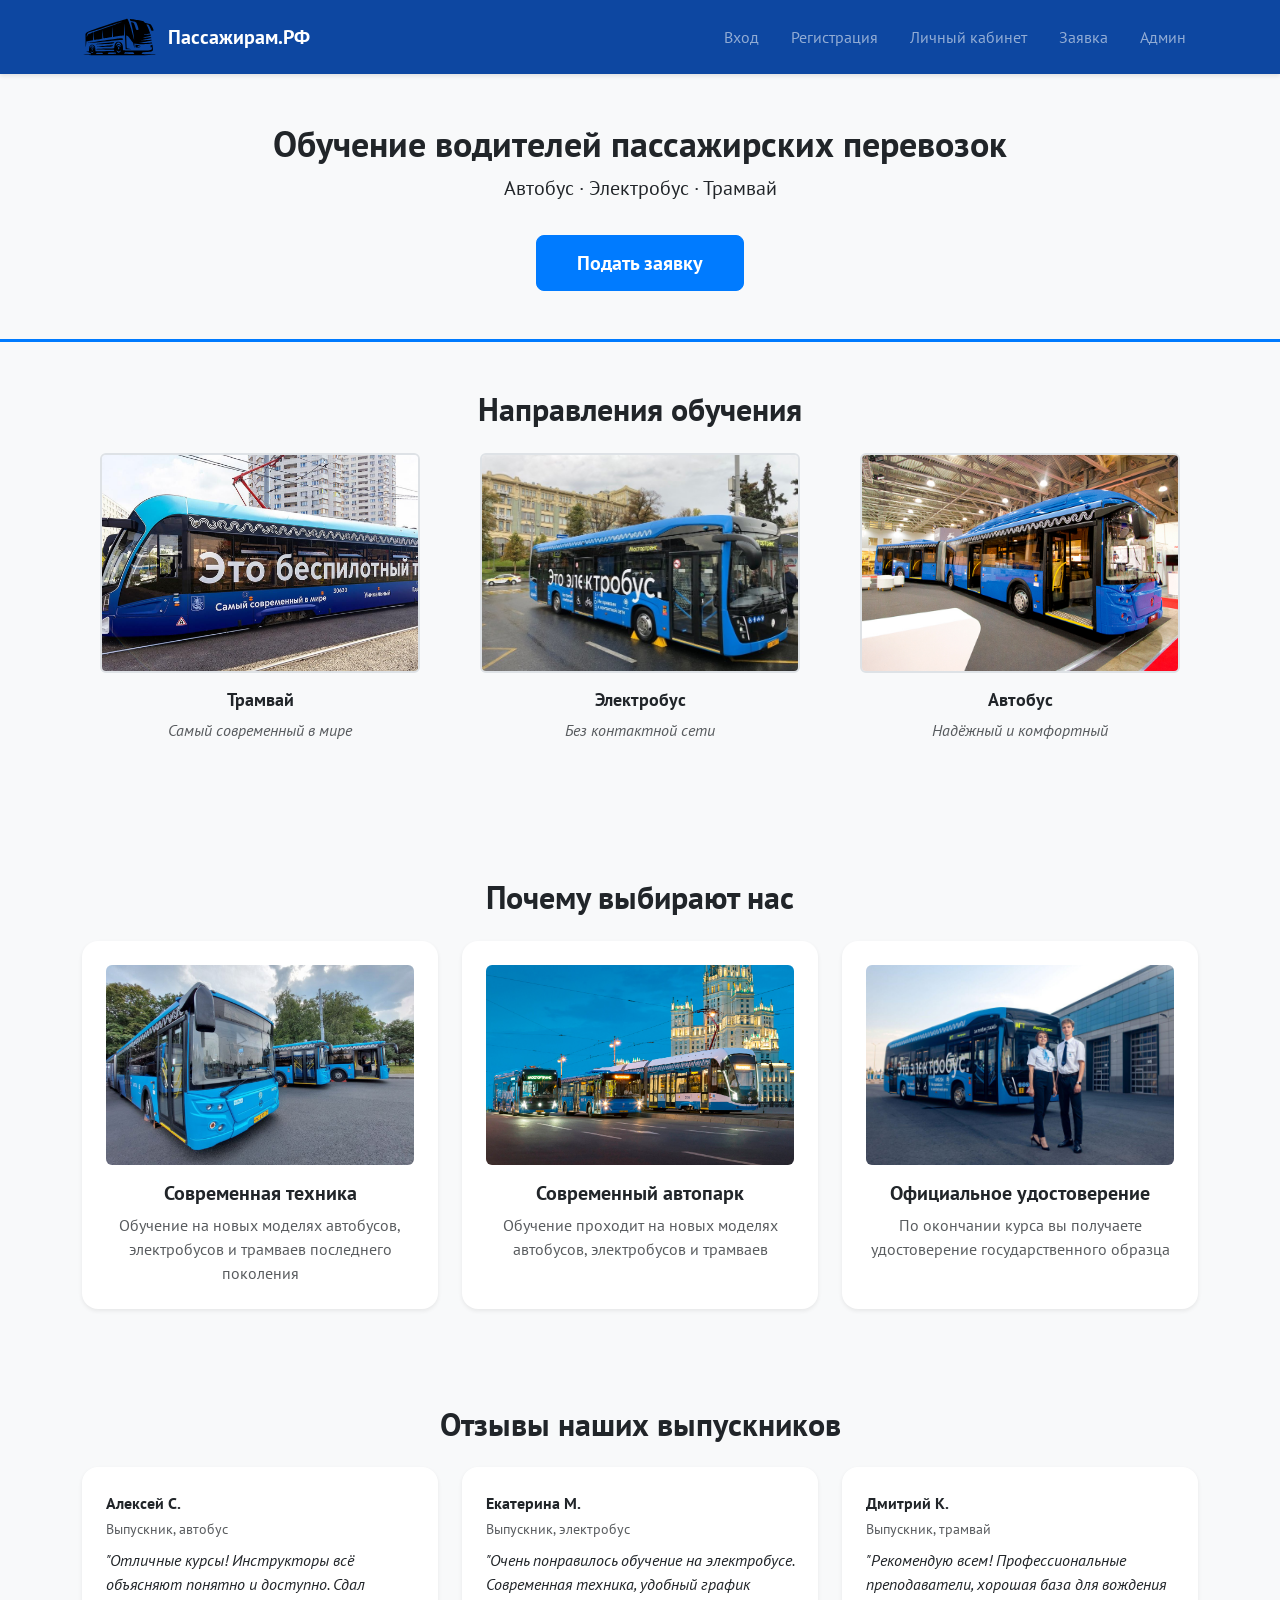
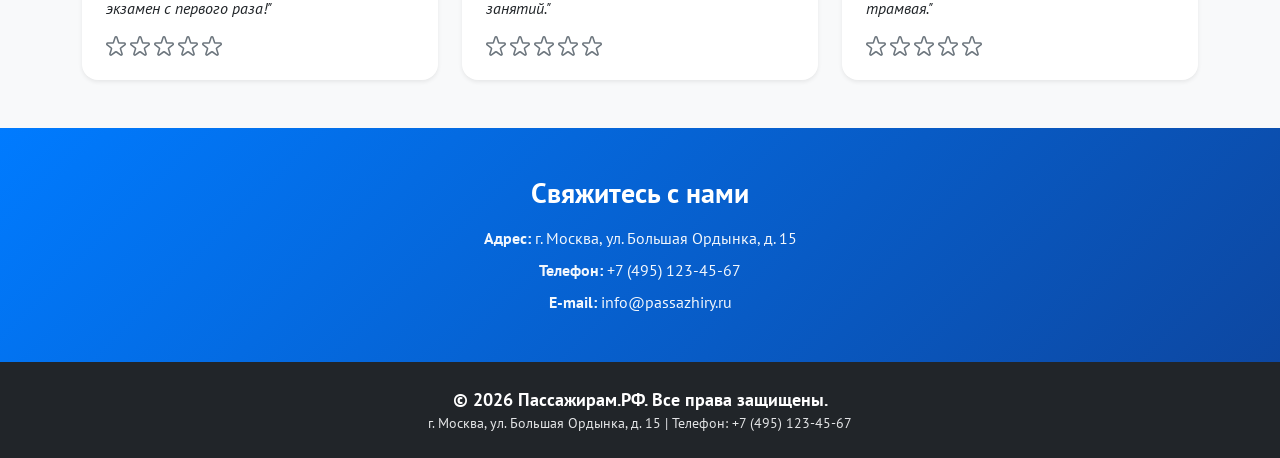
<file: index.html>
<!doctype html>
<html lang="ru">
  <head>
    <meta charset="UTF-8" />
    <meta name="viewport" content="width=device-width, initial-scale=1.0" />
    <title>Пассажирам.РФ — Главная</title>
    <link
      href="https://cdn.jsdelivr.net/npm/bootstrap@5.3.0-alpha1/dist/css/bootstrap.min.css"
      rel="stylesheet"
    />
    <link rel="stylesheet" href="./assets/style/style.css" />
  </head>
  <body>
    <nav class="navbar navbar-expand-lg navbar-dark bg-primary">
      <div class="container">
        <a class="navbar-brand" href="index.html">
          <img src="./assets/img/logo.svg" alt="логотип" />
          Пассажирам.РФ
        </a>
        <button
          class="navbar-toggler"
          type="button"
          data-bs-toggle="collapse"
          data-bs-target="#navbarNav"
        >
          <span class="navbar-toggler-icon"></span>
        </button>
        <div class="collapse navbar-collapse" id="navbarNav">
          <ul class="navbar-nav ms-auto">
            <li class="nav-item">
              <a class="nav-link" href="./assets/pages/login.html">Вход</a>
            </li>
            <li class="nav-item">
              <a class="nav-link" href="./assets/pages/register.html"
                >Регистрация</a
              >
            </li>
            <li class="nav-item">
              <a class="nav-link" href="./assets/pages/profile.html"
                >Личный кабинет</a
              >
            </li>
            <li class="nav-item">
              <a class="nav-link" href="./assets/pages/application.html"
                >Заявка</a
              >
            </li>
            <li class="nav-item">
              <a class="nav-link" href="./assets/pages/admin.html">Админ</a>
            </li>
          </ul>
        </div>
      </div>
    </nav>

    <!-- Баннер -->
    <header class="bg-light py-5 text-center">
      <div class="container">
        <h1>Обучение водителей пассажирских перевозок</h1>
        <p class="lead">Автобус · Электробус · Трамвай</p>
        <a
          href="./assets/pages/application.html"
          class="btn btn-primary btn-lg mt-3"
        >
          Подать заявку
        </a>
      </div>
    </header>

    <!-- Виды транспорта -->
    <section class="container my-5">
      <h2 class="text-center mb-4 fw-bold">Направления обучения</h2>
      <div class="row text-center">
        <div class="col-md-4 mb-4">
          <img
            src="./assets/img/trawai.png"
            class="img-fluid rounded transport-img"
            alt="Трамвай"
          />
          <h5 class="mt-3 fw-bold">Трамвай</h5>
          <p class="text-muted fst-italic">Самый современный в мире</p>
        </div>
        <div class="col-md-4 mb-4">
          <img
            src="./assets/img/electrobys.jpg"
            class="img-fluid rounded transport-img"
            alt="Электробус"
          />
          <h5 class="mt-3 fw-bold">Электробус</h5>
          <p class="text-muted fst-italic">Без контактной сети</p>
        </div>
        <div class="col-md-4 mb-4">
          <img
            src="./assets/img/avtobus.jpg"
            class="img-fluid rounded transport-img"
            alt="Автобус"
          />
          <h5 class="mt-3 fw-bold">Автобус</h5>
          <p class="text-muted fst-italic">Надёжный и комфортный</p>
        </div>
      </div>
    </section>

    <!-- Преимущества с картинками -->
    <section class="bg-light py-5">
      <div class="container">
        <h2 class="text-center mb-4 fw-bold">Почему выбирают нас</h2>
        <div class="row g-4">
                <div class="col-md-4">
            <div class="card card-hover border-0 shadow-sm h-100 text-center p-4">
              <img
                src="./assets/img/transport3.jpg"
                class="img-fluid rounded advantage-img"
                alt="Преимущество 2"
              />
              <h5 class="fw-bold mt-3">Современная техника</h5>
              <p class="text-muted mb-0">Обучение на новых моделях автобусов, электробусов и трамваев последнего поколения</p>
            </div>
          </div>
          <div class="col-md-4">
            <div
              class="card card-hover border-0 shadow-sm h-100 text-center p-4"
            >
              <img
                src="./assets/img/transport2.jpg"
                class="img-fluid rounded advantage-img"
                alt="Современный автопарк"
              />
              <h5 class="fw-bold mt-3">Современный автопарк</h5>
              <p class="text-muted mb-0">
                Обучение проходит на новых моделях автобусов, электробусов и
                трамваев
              </p>
            </div>
          </div>
          <div class="col-md-4">
            <div
              class="card card-hover border-0 shadow-sm h-100 text-center p-4"
            >
              <img
                src="./assets/img/electrobys2.jpg"
                class="img-fluid rounded advantage-img"
                alt="Официальное удостоверение"
              />
              <h5 class="fw-bold mt-3">Официальное удостоверение</h5>
              <p class="text-muted mb-0">
                По окончании курса вы получаете удостоверение государственного
                образца
              </p>
            </div>
          </div>
        </div>
      </div>
    </section>

    <!-- Отзывы с анимацией -->
    <section class="container my-5">
      <h2 class="text-center mb-4 fw-bold">Отзывы наших выпускников</h2>
      <div class="row g-4">
        <div class="col-md-4">
          <div
            class="card border-0 shadow-sm h-100 p-4 review-card review-card-1"
          >
            <p class="fw-bold mb-1">Алексей С.</p>
            <small class="text-muted d-block mb-2">Выпускник, автобус</small>
            <p class="fst-italic mb-2">
              "Отличные курсы! Инструкторы всё объясняют понятно и доступно.
              Сдал экзамен с первого раза!"
            </p>
            <div class="mt-2 d-flex gap-1">
              <img src="./assets/img/star.svg" alt="star" class="review-star" />
              <img src="./assets/img/star.svg" alt="star" class="review-star" />
              <img src="./assets/img/star.svg" alt="star" class="review-star" />
              <img src="./assets/img/star.svg" alt="star" class="review-star" />
              <img src="./assets/img/star.svg" alt="star" class="review-star" />
            </div>
          </div>
        </div>
        <div class="col-md-4">
          <div
            class="card border-0 shadow-sm h-100 p-4 review-card review-card-2"
          >
            <p class="fw-bold mb-1">Екатерина М.</p>
            <small class="text-muted d-block mb-2">Выпускник, электробус</small>
            <p class="fst-italic mb-2">
              "Очень понравилось обучение на электробусе. Современная техника,
              удобный график занятий."
            </p>
            <div class="mt-2 d-flex gap-1">
              <img src="./assets/img/star.svg" alt="star" class="review-star" />
              <img src="./assets/img/star.svg" alt="star" class="review-star" />
              <img src="./assets/img/star.svg" alt="star" class="review-star" />
              <img src="./assets/img/star.svg" alt="star" class="review-star" />
              <img src="./assets/img/star.svg" alt="star" class="review-star" />
            </div>
          </div>
        </div>
        <div class="col-md-4">
          <div
            class="card border-0 shadow-sm h-100 p-4 review-card review-card-3"
          >
            <p class="fw-bold mb-1">Дмитрий К.</p>
            <small class="text-muted d-block mb-2">Выпускник, трамвай</small>
            <p class="fst-italic mb-2">
              "Рекомендую всем! Профессиональные преподаватели, хорошая база для
              вождения трамвая."
            </p>
            <div class="mt-2 d-flex gap-1">
              <img src="./assets/img/star.svg" alt="star" class="review-star" />
              <img src="./assets/img/star.svg" alt="star" class="review-star" />
              <img src="./assets/img/star.svg" alt="star" class="review-star" />
              <img src="./assets/img/star.svg" alt="star" class="review-star" />
              <img src="./assets/img/star.svg" alt="star" class="review-star" />
            </div>
          </div>
        </div>
      </div>
    </section>

    <!-- Контакты -->
    <section class="contact-section py-5">
      <div class="container text-center">
        <h3 class="fw-bold mb-3 text-white">Свяжитесь с нами</h3>
        <p class="mb-2 text-white">
          <span class="fw-bold">Адрес:</span> г. Москва, ул. Большая Ордынка, д. 15
        </p>
        <p class="mb-2 text-white">
          <span class="fw-bold">Телефон:</span> +7 (495) 123-45-67
        </p>
        <p class="mb-0 text-white">
          <span class="fw-bold">E-mail:</span> info@passazhiry.ru
        </p>
      </div>
    </section>

    <!-- Футер -->
    <footer class="bg-dark text-white text-center py-4">
      <div class="container">
        <p class="mb-0 footer-text">
          &copy; 2026 Пассажирам.РФ. Все права защищены.
        </p>
        <p class="mb-0 footer-small">
          г. Москва, ул. Большая Ордынка, д. 15 | Телефон: +7 (495) 123-45-67
        </p>
      </div>
    </footer>

    <script src="https://cdn.jsdelivr.net/npm/bootstrap@5.3.0-alpha1/dist/js/bootstrap.bundle.min.js"></script>
    <script src="./assets/js/main.js"></script>
  </body>
</html>
</file>
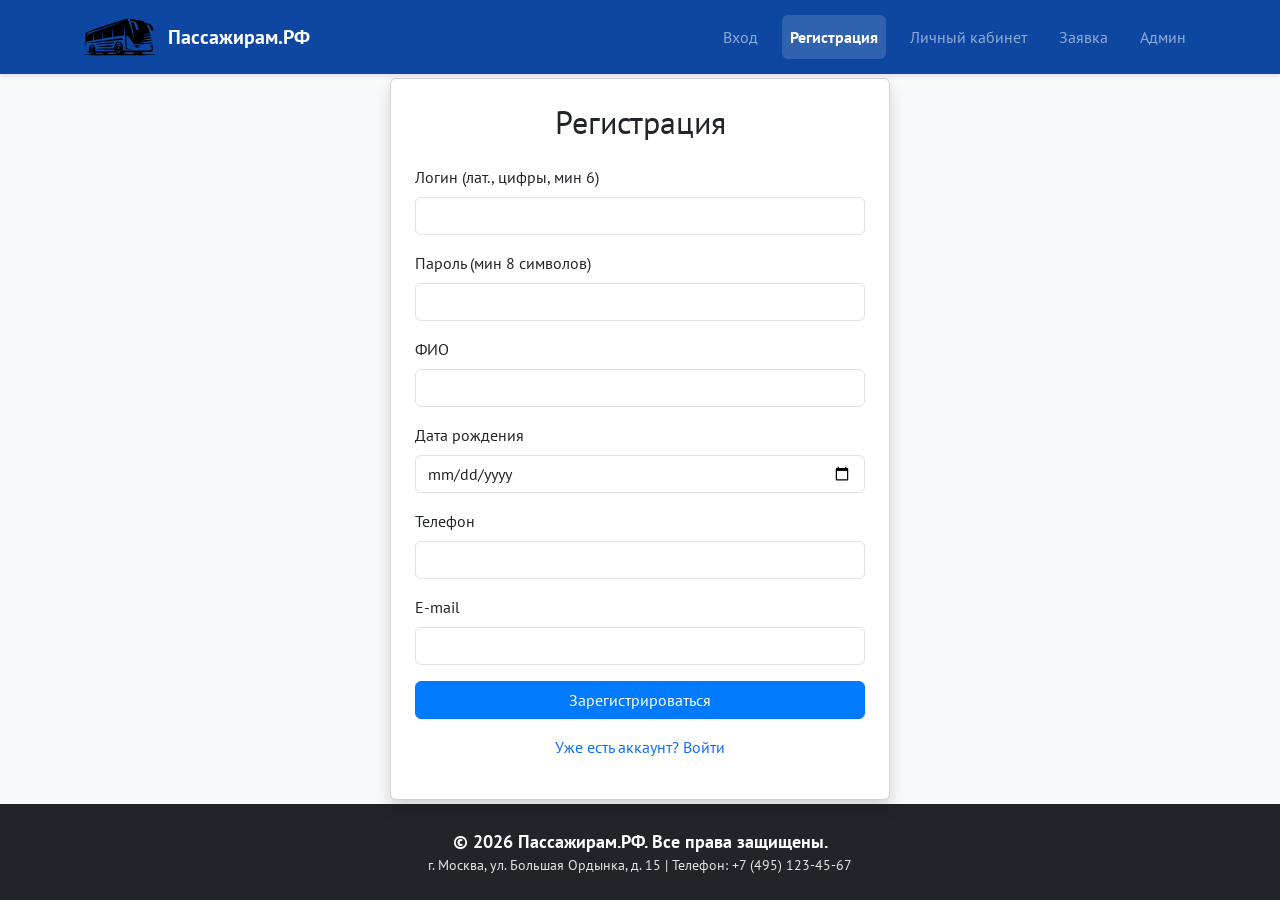
<file: register.html>
<!doctype html>
<html lang="ru">
  <head>
    <meta charset="UTF-8" />
    <meta name="viewport" content="width=device-width, initial-scale=1.0" />
    <title>Регистрация — Пассажирам.РФ</title>
    <link
      href="https://cdn.jsdelivr.net/npm/bootstrap@5.3.0-alpha1/dist/css/bootstrap.min.css"
      rel="stylesheet"
    />
    <link
      href="https://fonts.googleapis.com/css2?family=PT+Sans:ital,wght@0,400;0,700;1,400&display=swap"
      rel="stylesheet"
    />
    <link rel="stylesheet" href="../style/style.css" />
  </head>
  <body>
    <nav class="navbar navbar-expand-lg navbar-dark bg-primary">
      <div class="container">
        <a class="navbar-brand" href="../../index.html">
          <img src="../../assets/img/logo.svg" alt="логотип" />
          Пассажирам.РФ
        </a>
        <button
          class="navbar-toggler"
          type="button"
          data-bs-toggle="collapse"
          data-bs-target="#navbarNav"
        >
          <span class="navbar-toggler-icon"></span>
        </button>
        <div class="collapse navbar-collapse" id="navbarNav">
          <ul class="navbar-nav ms-auto">
            <li class="nav-item">
              <a class="nav-link" href="login.html">Вход</a>
            </li>
            <li class="nav-item">
              <a class="nav-link active" href="register.html">Регистрация</a>
            </li>
            <li class="nav-item">
              <a class="nav-link" href="profile.html">Личный кабинет</a>
            </li>
            <li class="nav-item">
              <a class="nav-link" href="application.html">Заявка</a>
            </li>
            <li class="nav-item">
              <a class="nav-link" href="admin.html">Админ</a>
            </li>
          </ul>
        </div>
      </div>
    </nav>

    <div
      class="container d-flex justify-content-center align-items-center register-container"
    >
      <div class="card p-4 shadow register-card">
        <h2 class="text-center mb-4">Регистрация</h2>
        <form id="registerForm">
          <div class="mb-3">
            <label for="regLogin" class="form-label"
              >Логин (лат., цифры, мин 6)</label
            >
            <input type="text" class="form-control" id="regLogin" required />
            <div
              id="regLoginError"
              class="text-danger small mt-1"
              style="display: none"
            >
              Логин должен быть от 6 символов, только латиница и цифры
            </div>
          </div>
          <div class="mb-3">
            <label for="regPassword" class="form-label"
              >Пароль (мин 8 символов)</label
            >
            <input
              type="password"
              class="form-control"
              id="regPassword"
              required
            />
            <div
              id="regPasswordError"
              class="text-danger small mt-1"
              style="display: none"
            >
              Пароль должен быть не менее 8 символов
            </div>
          </div>
          <div class="mb-3">
            <label for="fullName" class="form-label">ФИО</label>
            <input type="text" class="form-control" id="fullName" required />
          </div>
          <div class="mb-3">
            <label for="birthDate" class="form-label">Дата рождения</label>
            <input type="date" class="form-control" id="birthDate" required />
          </div>
          <div class="mb-3">
            <label for="phone" class="form-label">Телефон</label>
            <input type="tel" class="form-control" id="phone" required />
          </div>
          <div class="mb-3">
            <label for="email" class="form-label">E-mail</label>
            <input type="email" class="form-control" id="email" required />
            <div
              id="regEmailError"
              class="text-danger small mt-1"
              style="display: none"
            >
              Введите корректный email
            </div>
          </div>
          <button type="submit" class="btn btn-primary w-100">
            Зарегистрироваться
          </button>
        </form>
        <p class="text-center mt-3">
          <a href="login.html" class="text-decoration-none"
            >Уже есть аккаунт? Войти</a
          >
        </p>
      </div>
    </div>

    <footer class="bg-dark text-white text-center py-4">
      <div class="container">
        <p class="mb-0 footer-text">
          &copy; 2026 Пассажирам.РФ. Все права защищены.
        </p>
        <p class="mb-0 footer-small">
          г. Москва, ул. Большая Ордынка, д. 15 | Телефон: +7 (495) 123-45-67
        </p>
      </div>
    </footer>

    <script src="https://cdn.jsdelivr.net/npm/bootstrap@5.3.0-alpha1/dist/js/bootstrap.bundle.min.js"></script>
    <script src="../js/main.js"></script>
  </body>
</html>
</file>
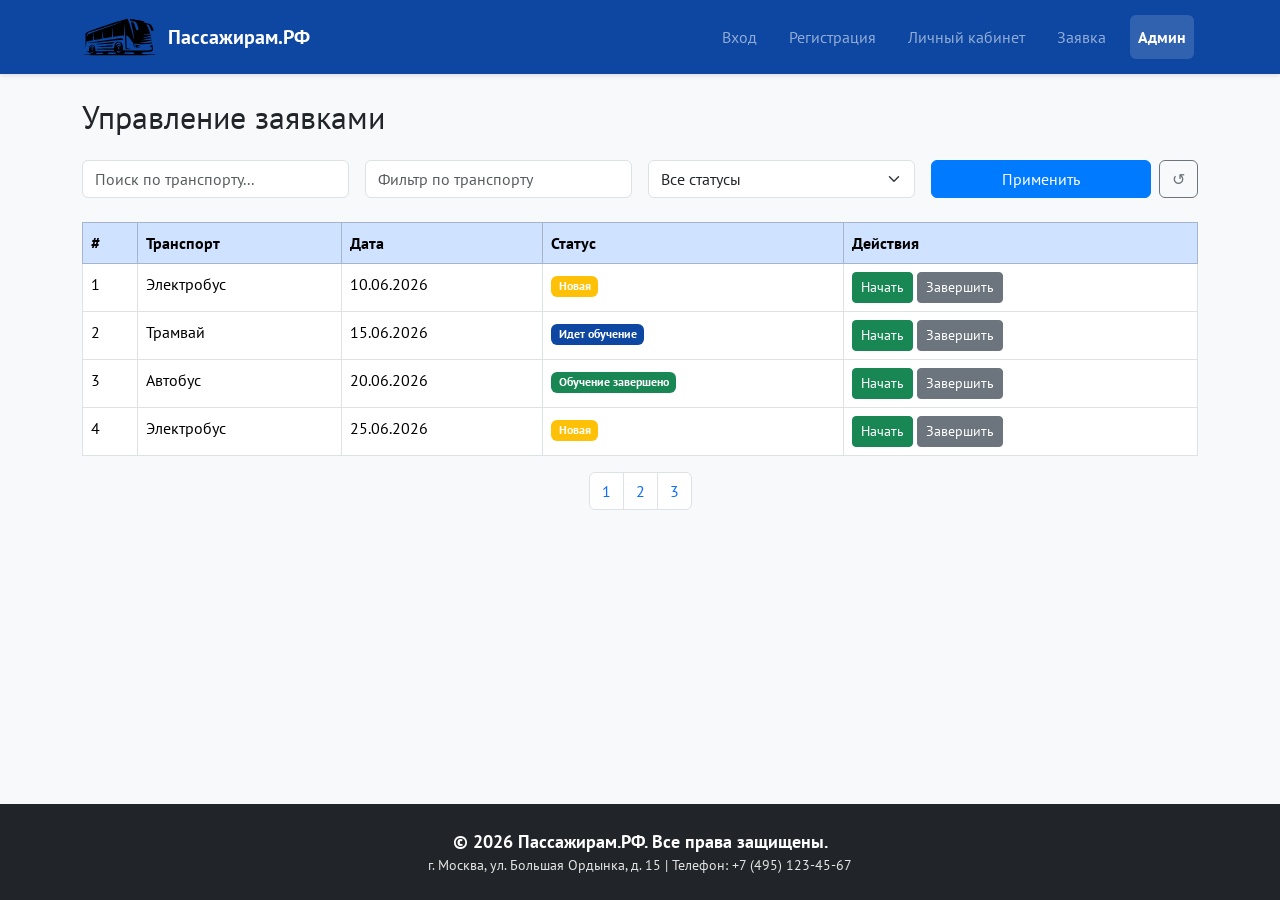
<file: pages/admin.html>
<!doctype html>
<html lang="ru">
  <head>
    <meta charset="UTF-8" />
    <meta name="viewport" content="width=device-width, initial-scale=1.0" />
    <title>Админ-панель — Пассажирам.РФ</title>
    <link
      href="https://cdn.jsdelivr.net/npm/bootstrap@5.3.0-alpha1/dist/css/bootstrap.min.css"
      rel="stylesheet"
    />
    <link
      href="https://fonts.googleapis.com/css2?family=PT+Sans:ital,wght@0,400;0,700;1,400&display=swap"
      rel="stylesheet"
    />
    <link rel="stylesheet" href="../style/style.css" />
  </head>
  <body>
    <nav class="navbar navbar-expand-lg navbar-dark bg-primary">
      <div class="container">
        <a class="navbar-brand" href="../../index.html">
          <img src="../../assets/img/logo.svg" alt="логотип" />
          Пассажирам.РФ
        </a>
        <button
          class="navbar-toggler"
          type="button"
          data-bs-toggle="collapse"
          data-bs-target="#navbarNav"
        >
          <span class="navbar-toggler-icon"></span>
        </button>
        <div class="collapse navbar-collapse" id="navbarNav">
          <ul class="navbar-nav ms-auto">
            <li class="nav-item">
              <a class="nav-link" href="login.html">Вход</a>
            </li>
            <li class="nav-item">
              <a class="nav-link" href="register.html">Регистрация</a>
            </li>
            <li class="nav-item">
              <a class="nav-link" href="profile.html">Личный кабинет</a>
            </li>
            <li class="nav-item">
              <a class="nav-link" href="application.html">Заявка</a>
            </li>
            <li class="nav-item">
              <a class="nav-link active" href="admin.html">Админ</a>
            </li>
          </ul>
        </div>
      </div>
    </nav>

    <div class="container my-4">
      <h2 class="mb-4">Управление заявками</h2>

      <div class="row g-3 mb-4">
        <div class="col-md-3">
          <input
            type="text"
            class="form-control"
            placeholder="Поиск по транспорту..."
            id="searchInput"
            onkeyup="searchApplications()"
          />
        </div>
        <div class="col-md-3">
          <input
            type="text"
            class="form-control"
            placeholder="Фильтр по транспорту"
            id="filterTransport"
          />
        </div>
        <div class="col-md-3">
          <select class="form-select" id="filterStatus">
            <option value="">Все статусы</option>
            <option value="Новая">Новая</option>
            <option value="Идет обучение">Идет обучение</option>
            <option value="Обучение завершено">Обучение завершено</option>
          </select>
        </div>
        <div class="col-md-3 d-flex gap-2">
          <button class="btn btn-primary flex-grow-1" onclick="applyFilters()">
            Применить
          </button>
          <button
            class="btn btn-outline-secondary"
            onclick="resetFilters()"
            title="Сбросить фильтры"
          >
            ↺
          </button>
        </div>
      </div>

      <div class="table-responsive">
        <table class="table table-bordered table-hover" id="adminTable">
          <thead class="table-primary">
            <tr>
              <th onclick="sortTable(0)" style="cursor: pointer">
                # 
              </th>
              <th onclick="sortTable(1)" style="cursor: pointer">
                Транспорт 
              </th>
              <th onclick="sortTable(2)" style="cursor: pointer">
                Дата 
              </th>
              <th onclick="sortTable(3)" style="cursor: pointer">
                Статус 
              </th>
              <th>Действия</th>
            </tr>
          </thead>
          <tbody>
            <tr>
              <td>1</td>
              <td>Электробус</td>
              <td>10.06.2026</td>
              <td><span class="badge bg-warning">Новая</span></td>
              <td>
                <button
                  class="btn btn-sm btn-success"
                  onclick="changeStatus(this, 'Идет обучение')"
                >
                  Начать
                </button>
                <button
                  class="btn btn-sm btn-secondary"
                  onclick="changeStatus(this, 'Обучение завершено')"
                >
                  Завершить
                </button>
              </td>
            </tr>
            <tr>
              <td>2</td>
              <td>Трамвай</td>
              <td>15.06.2026</td>
              <td><span class="badge bg-primary">Идет обучение</span></td>
              <td>
                <button
                  class="btn btn-sm btn-success"
                  onclick="changeStatus(this, 'Идет обучение')"
                >
                  Начать
                </button>
                <button
                  class="btn btn-sm btn-secondary"
                  onclick="changeStatus(this, 'Обучение завершено')"
                >
                  Завершить
                </button>
              </td>
            </tr>
            <tr>
              <td>3</td>
              <td>Автобус</td>
              <td>20.06.2026</td>
              <td><span class="badge bg-success">Обучение завершено</span></td>
              <td>
                <button
                  class="btn btn-sm btn-success"
                  onclick="changeStatus(this, 'Идет обучение')"
                >
                  Начать
                </button>
                <button
                  class="btn btn-sm btn-secondary"
                  onclick="changeStatus(this, 'Обучение завершено')"
                >
                  Завершить
                </button>
              </td>
            </tr>
            <tr>
              <td>4</td>
              <td>Электробус</td>
              <td>25.06.2026</td>
              <td><span class="badge bg-warning">Новая</span></td>
              <td>
                <button
                  class="btn btn-sm btn-success"
                  onclick="changeStatus(this, 'Идет обучение')"
                >
                  Начать
                </button>
                <button
                  class="btn btn-sm btn-secondary"
                  onclick="changeStatus(this, 'Обучение завершено')"
                >
                  Завершить
                </button>
              </td>
            </tr>
          </tbody>
        </table>
      </div>

      <nav aria-label="Page navigation">
        <ul class="pagination justify-content-center">
          <li class="page-item"><a class="page-link" href="#">1</a></li>
          <li class="page-item"><a class="page-link" href="#">2</a></li>
          <li class="page-item"><a class="page-link" href="#">3</a></li>
        </ul>
      </nav>
    </div>

    <footer class="bg-dark text-white text-center py-4">
      <div class="container">
        <p class="mb-0 footer-text">
          &copy; 2026 Пассажирам.РФ. Все права защищены.
        </p>
        <p class="mb-0 footer-small">
          г. Москва, ул. Большая Ордынка, д. 15 | Телефон: +7 (495) 123-45-67
        </p>
      </div>
    </footer>

    <script src="https://cdn.jsdelivr.net/npm/bootstrap@5.3.0-alpha1/dist/js/bootstrap.bundle.min.js"></script>
    <script src="../js/main.js"></script>
  </body>
</html>
</file>
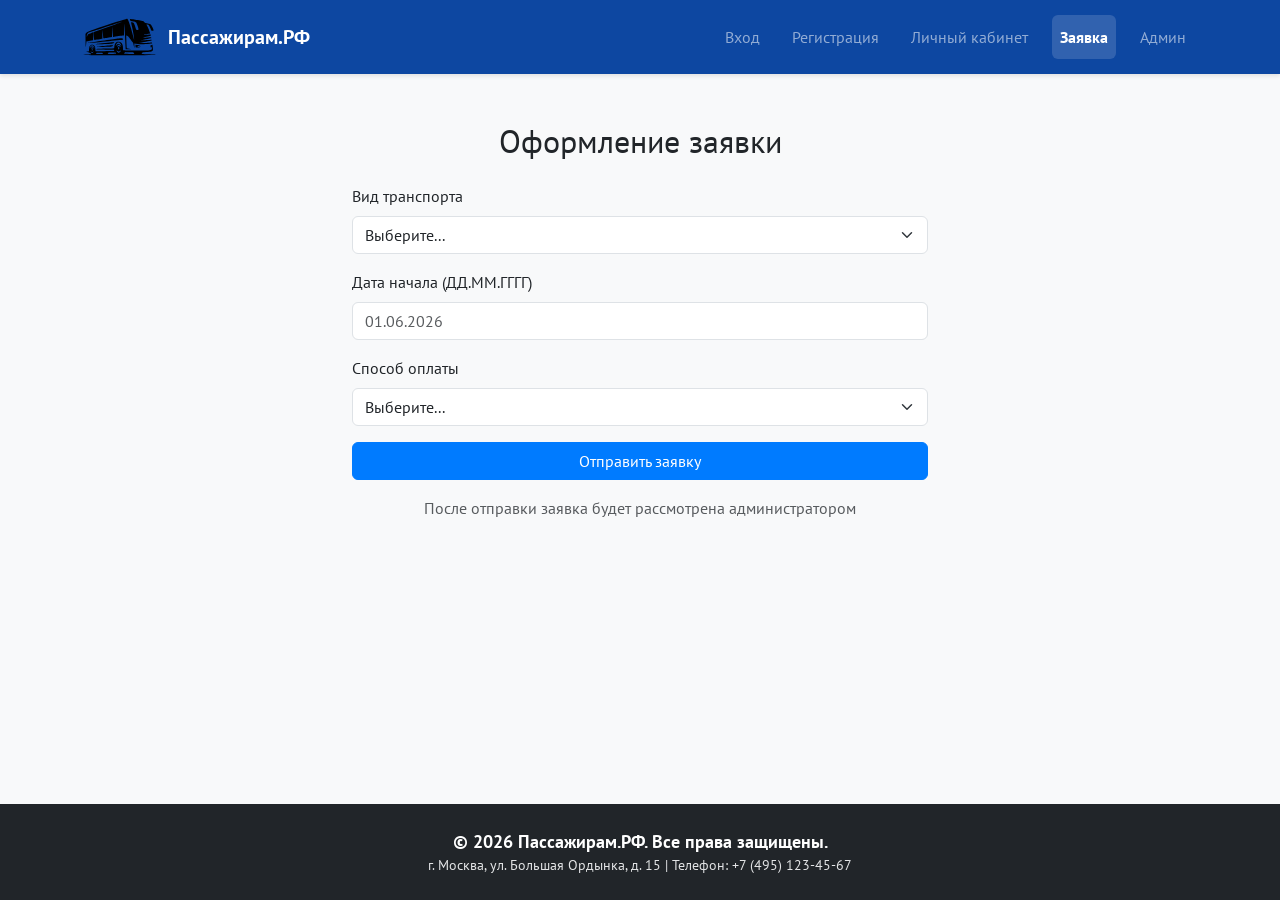
<file: pages/application.html>
<!doctype html>
<html lang="ru">
  <head>
    <meta charset="UTF-8" />
    <meta name="viewport" content="width=device-width, initial-scale=1.0" />
    <title>Оформление заявки — Пассажирам.РФ</title>
    <link
      href="https://cdn.jsdelivr.net/npm/bootstrap@5.3.0-alpha1/dist/css/bootstrap.min.css"
      rel="stylesheet"
    />
    <link
      href="https://fonts.googleapis.com/css2?family=PT+Sans:ital,wght@0,400;0,700;1,400&display=swap"
      rel="stylesheet"
    />
    <link rel="stylesheet" href="../style/style.css" />
  </head>
  <body>
    <nav class="navbar navbar-expand-lg navbar-dark bg-primary">
      <div class="container">
        <a class="navbar-brand" href="../../index.html">
          <img src="../../assets/img/logo.svg" alt="логотип" />
          Пассажирам.РФ
        </a>
        <button
          class="navbar-toggler"
          type="button"
          data-bs-toggle="collapse"
          data-bs-target="#navbarNav"
        >
          <span class="navbar-toggler-icon"></span>
        </button>
        <div class="collapse navbar-collapse" id="navbarNav">
          <ul class="navbar-nav ms-auto">
            <li class="nav-item">
              <a class="nav-link" href="login.html">Вход</a>
            </li>
            <li class="nav-item">
              <a class="nav-link" href="register.html">Регистрация</a>
            </li>
            <li class="nav-item">
              <a class="nav-link" href="profile.html">Личный кабинет</a>
            </li>
            <li class="nav-item">
              <a class="nav-link active" href="application.html">Заявка</a>
            </li>
            <li class="nav-item">
              <a class="nav-link" href="admin.html">Админ</a>
            </li>
          </ul>
        </div>
      </div>
    </nav>

    <div class="container my-5" style="max-width: 600px">
      <h2 class="text-center mb-4">Оформление заявки</h2>
      <form id="applicationForm">
        <div class="mb-3">
          <label for="transport" class="form-label">Вид транспорта</label>
          <select class="form-select" id="transport" required>
            <option value="">Выберите...</option>
            <option>Автобус</option>
            <option>Электробус</option>
            <option>Трамвай</option>
          </select>
        </div>
        <div class="mb-3">
          <label for="startDate" class="form-label"
            >Дата начала (ДД.ММ.ГГГГ)</label
          >
          <input
            type="text"
            class="form-control"
            id="startDate"
            placeholder="01.06.2026"
            required
          />
        </div>
        <div class="mb-3">
          <label for="payment" class="form-label">Способ оплаты</label>
          <select class="form-select" id="payment" required>
            <option value="">Выберите...</option>
            <option>Предоплата по QR-коду</option>
            <option>Оплата картой МИР</option>
            <option>Постоплата в офисе</option>
          </select>
        </div>
        <button type="submit" class="btn btn-primary w-100">
          Отправить заявку
        </button>
      </form>
      <p class="mt-3 text-center text-muted">
        После отправки заявка будет рассмотрена администратором
      </p>
    </div>

    <footer class="bg-dark text-white text-center py-4">
      <div class="container">
        <p class="mb-0 footer-text">
          &copy; 2026 Пассажирам.РФ. Все права защищены.
        </p>
        <p class="mb-0 footer-small">
          г. Москва, ул. Большая Ордынка, д. 15 | Телефон: +7 (495) 123-45-67
        </p>
      </div>
    </footer>

    <script src="https://cdn.jsdelivr.net/npm/bootstrap@5.3.0-alpha1/dist/js/bootstrap.bundle.min.js"></script>
    <script src="../js/main.js"></script>
  </body>
</html>
</file>
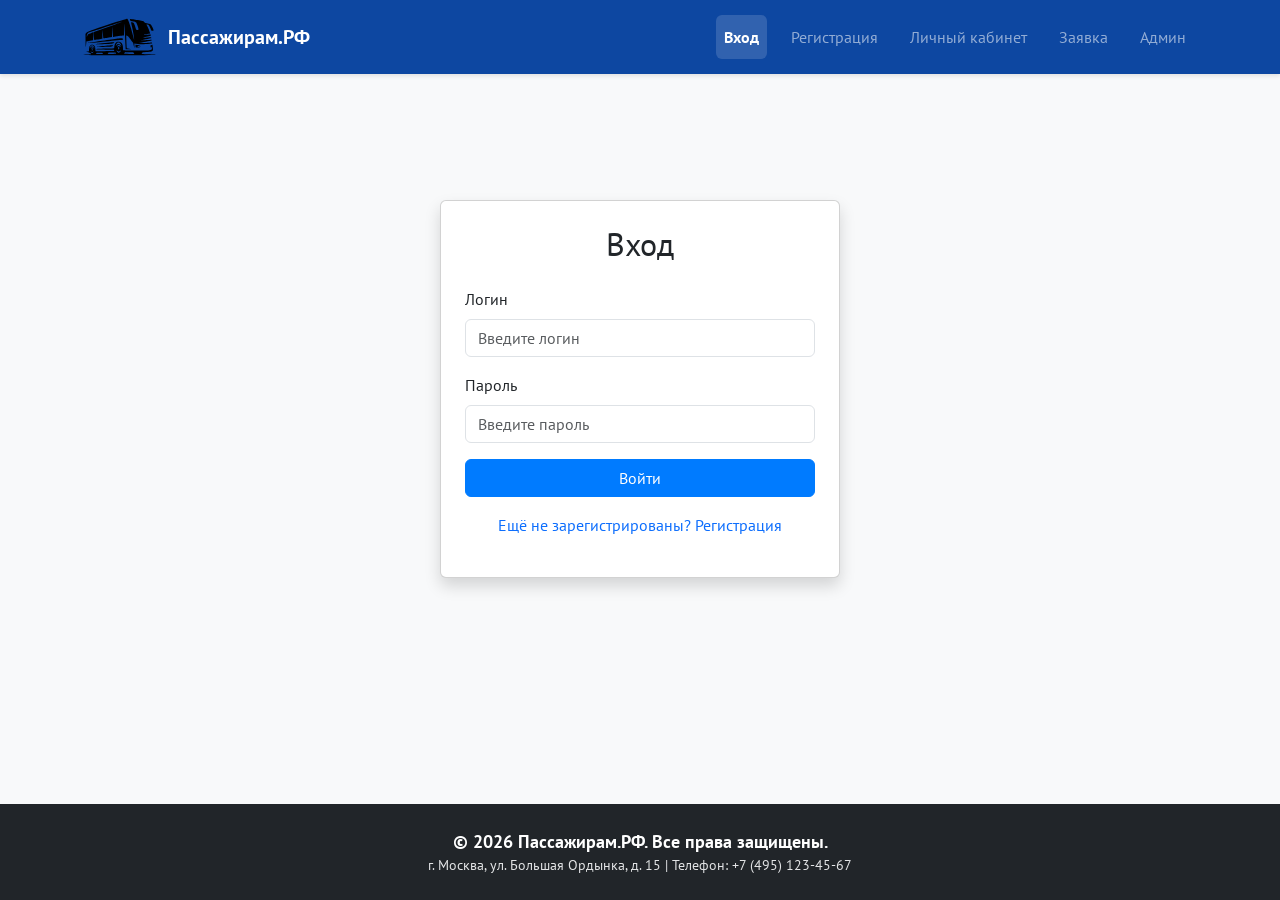
<file: pages/login.html>
<!doctype html>
<html lang="ru">
  <head>
    <meta charset="UTF-8" />
    <meta name="viewport" content="width=device-width, initial-scale=1.0" />
    <title>Вход — Пассажирам.РФ</title>
    <link
      href="https://cdn.jsdelivr.net/npm/bootstrap@5.3.0-alpha1/dist/css/bootstrap.min.css"
      rel="stylesheet"
    />
    <link
      href="https://fonts.googleapis.com/css2?family=PT+Sans:ital,wght@0,400;0,700;1,400&display=swap"
      rel="stylesheet"
    />
    <link rel="stylesheet" href="../style/style.css" />
  </head>
  <body>
    <nav class="navbar navbar-expand-lg navbar-dark bg-primary">
      <div class="container">
        <a class="navbar-brand" href="../../index.html">
          <img src="../../assets/img/logo.svg" alt="логотип" />
          Пассажирам.РФ
        </a>
        <button
          class="navbar-toggler"
          type="button"
          data-bs-toggle="collapse"
          data-bs-target="#navbarNav"
        >
          <span class="navbar-toggler-icon"></span>
        </button>
        <div class="collapse navbar-collapse" id="navbarNav">
          <ul class="navbar-nav ms-auto">
            <li class="nav-item">
              <a class="nav-link active" href="login.html">Вход</a>
            </li>
            <li class="nav-item">
              <a class="nav-link" href="register.html">Регистрация</a>
            </li>
            <li class="nav-item">
              <a class="nav-link" href="profile.html">Личный кабинет</a>
            </li>
            <li class="nav-item">
              <a class="nav-link" href="application.html">Заявка</a>
            </li>
            <li class="nav-item">
              <a class="nav-link" href="admin.html">Админ</a>
            </li>
          </ul>
        </div>
      </div>
    </nav>

    <div
      class="container d-flex justify-content-center align-items-center"
      style="min-height: 70vh"
    >
      <div class="card p-4 shadow" style="max-width: 400px; width: 100%">
        <h2 class="text-center mb-4">Вход</h2>
        <form id="loginForm">
          <div class="mb-3">
            <label for="login" class="form-label">Логин</label>
            <input
              type="text"
              class="form-control"
              id="login"
              placeholder="Введите логин"
              required
            />
            <div
              id="loginError"
              class="text-danger small mt-1"
              style="display: none"
            >
              Неверный логин
            </div>
          </div>
          <div class="mb-3">
            <label for="password" class="form-label">Пароль</label>
            <input
              type="password"
              class="form-control"
              id="password"
              placeholder="Введите пароль"
              required
            />
            <div
              id="passwordError"
              class="text-danger small mt-1"
              style="display: none"
            >
              Неверный пароль
            </div>
          </div>
          <button type="submit" class="btn btn-primary w-100">Войти</button>
        </form>
        <p class="text-center mt-3">
          <a href="register.html" class="text-decoration-none"
            >Ещё не зарегистрированы? Регистрация</a
          >
        </p>
      </div>
    </div>

    <footer class="bg-dark text-white text-center py-4">
      <div class="container">
        <p class="mb-0 footer-text">
          &copy; 2026 Пассажирам.РФ. Все права защищены.
        </p>
        <p class="mb-0 footer-small">
          г. Москва, ул. Большая Ордынка, д. 15 | Телефон: +7 (495) 123-45-67
        </p>
      </div>
    </footer>

    <script src="https://cdn.jsdelivr.net/npm/bootstrap@5.3.0-alpha1/dist/js/bootstrap.bundle.min.js"></script>
    <script src="../js/main.js"></script>
  </body>
</html>
</file>
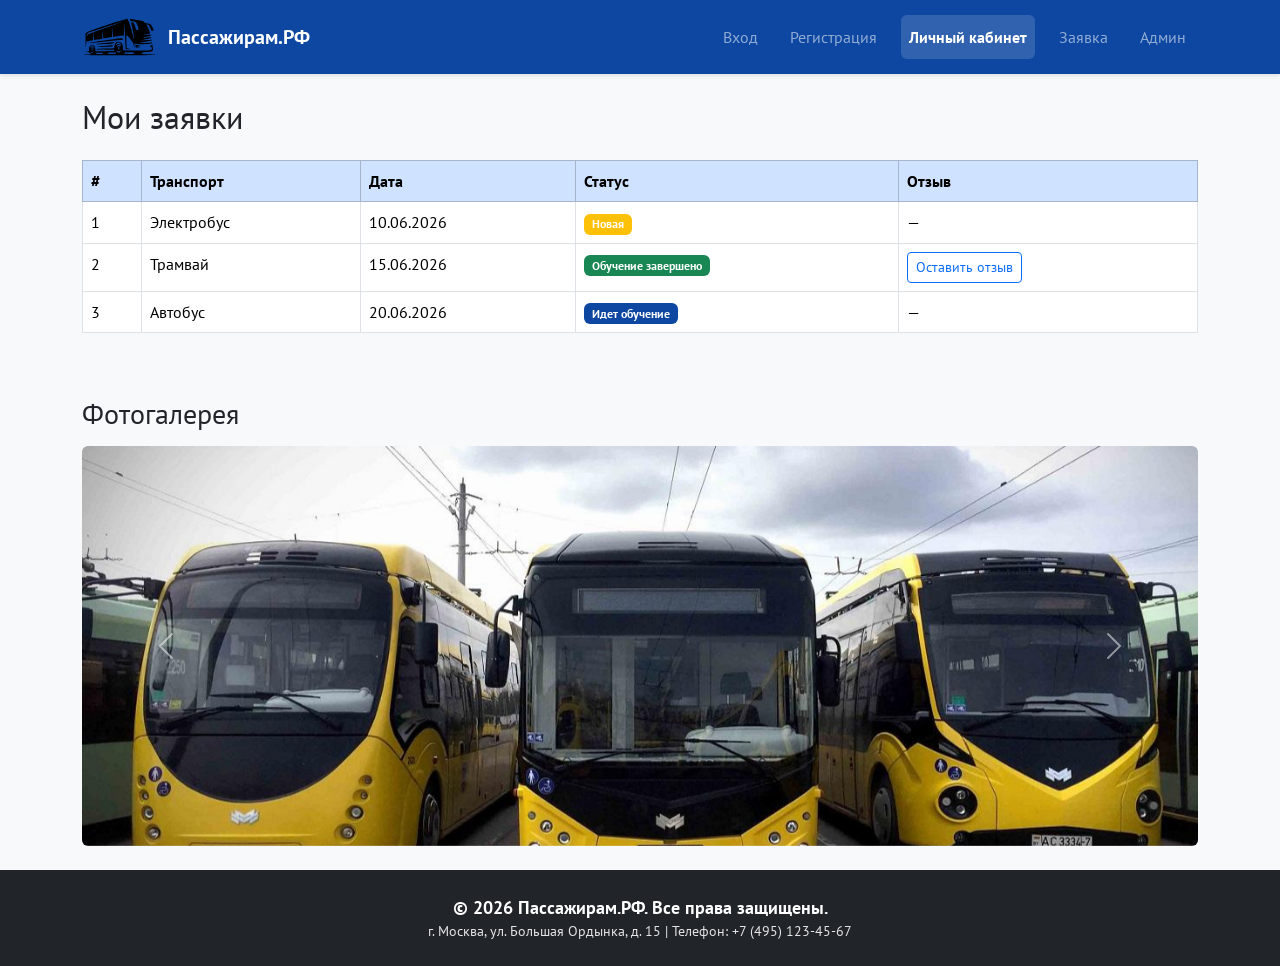
<file: pages/profile.html>
<!doctype html>
<html lang="ru">
  <head>
    <meta charset="UTF-8" />
    <meta name="viewport" content="width=device-width, initial-scale=1.0" />
    <title>Личный кабинет — Пассажирам.РФ</title>
    <link
      href="https://cdn.jsdelivr.net/npm/bootstrap@5.3.0-alpha1/dist/css/bootstrap.min.css"
      rel="stylesheet"
    />
    <link
      href="https://fonts.googleapis.com/css2?family=PT+Sans:ital,wght@0,400;0,700;1,400&display=swap"
      rel="stylesheet"
    />
    <link rel="stylesheet" href="../style/style.css" />
  </head>
  <body>
    <nav class="navbar navbar-expand-lg navbar-dark bg-primary">
      <div class="container">
        <a class="navbar-brand" href="../../index.html">
          <img src="../../assets/img/logo.svg" alt="логотип" />
          Пассажирам.РФ
        </a>
        <button
          class="navbar-toggler"
          type="button"
          data-bs-toggle="collapse"
          data-bs-target="#navbarNav"
        >
          <span class="navbar-toggler-icon"></span>
        </button>
        <div class="collapse navbar-collapse" id="navbarNav">
          <ul class="navbar-nav ms-auto">
            <li class="nav-item">
              <a class="nav-link" href="login.html">Вход</a>
            </li>
            <li class="nav-item">
              <a class="nav-link" href="register.html">Регистрация</a>
            </li>
            <li class="nav-item">
              <a class="nav-link active" href="profile.html">Личный кабинет</a>
            </li>
            <li class="nav-item">
              <a class="nav-link" href="application.html">Заявка</a>
            </li>
            <li class="nav-item">
              <a class="nav-link" href="admin.html">Админ</a>
            </li>
          </ul>
        </div>
      </div>
    </nav>

    <div class="container my-4">
      <h2 class="mb-4">Мои заявки</h2>

      <div class="table-responsive">
        <table class="table table-bordered table-hover">
          <thead class="table-primary">
            <tr>
              <th>#</th>
              <th>Транспорт</th>
              <th>Дата</th>
              <th>Статус</th>
              <th>Отзыв</th>
            </tr>
          </thead>
          <tbody>
            <tr>
              <td>1</td>
              <td>Электробус</td>
              <td>10.06.2026</td>
              <td><span class="badge bg-warning">Новая</span></td>
              <td>—</td>
            </tr>
            <tr>
              <td>2</td>
              <td>Трамвай</td>
              <td>15.06.2026</td>
              <td><span class="badge bg-success">Обучение завершено</span></td>
              <td>
                <button class="btn btn-sm btn-outline-primary review-btn">
                  Оставить отзыв
                </button>
              </td>
            </tr>
            <tr>
              <td>3</td>
              <td>Автобус</td>
              <td>20.06.2026</td>
              <td><span class="badge bg-primary">Идет обучение</span></td>
              <td>—</td>
            </tr>
          </tbody>
        </table>
      </div>

      <h3 class="mt-5 mb-3">Фотогалерея</h3>
      <div
        id="slider"
        class="carousel slide"
        data-bs-ride="carousel"
        data-bs-interval="3000"
      >
        <div class="carousel-inner rounded">
          <div class="carousel-item active">
            <img
              src="../../assets/img/transport.jpg"
              class="d-block w-100"
              alt="Трамвай"
              style="height: 400px; object-fit: cover"
            />
          </div>
          <div class="carousel-item">
            <img
              src="../../assets/img/transport2.jpg"
              class="d-block w-100"
              alt="Электробус"
              style="height: 400px; object-fit: cover"
            />
          </div>
          <div class="carousel-item">
            <img
              src="../../assets/img/transport3.jpg"
              class="d-block w-100"
              alt="Автобус"
              style="height: 400px; object-fit: cover"
            />
          </div>
          <div class="carousel-item">
            <img
              src="../../assets/img/transport4.jpg"
              class="d-block w-100"
              alt="Логотип"
              style="height: 400px; object-fit: contain; background: #f8f9fa"
            />
          </div>
        </div>
        <button
          class="carousel-control-prev"
          type="button"
          data-bs-target="#slider"
          data-bs-slide="prev"
        >
          <span class="carousel-control-prev-icon"></span>
        </button>
        <button
          class="carousel-control-next"
          type="button"
          data-bs-target="#slider"
          data-bs-slide="next"
        >
          <span class="carousel-control-next-icon"></span>
        </button>
      </div>
    </div>

    <footer class="bg-dark text-white text-center py-4">
      <div class="container">
        <p class="mb-0 footer-text">
          &copy; 2026 Пассажирам.РФ. Все права защищены.
        </p>
        <p class="mb-0 footer-small">
          г. Москва, ул. Большая Ордынка, д. 15 | Телефон: +7 (495) 123-45-67
        </p>
      </div>
    </footer>

    <script src="https://cdn.jsdelivr.net/npm/bootstrap@5.3.0-alpha1/dist/js/bootstrap.bundle.min.js"></script>
    <script src="../js/main.js"></script>
  </body>
</html>
</file>
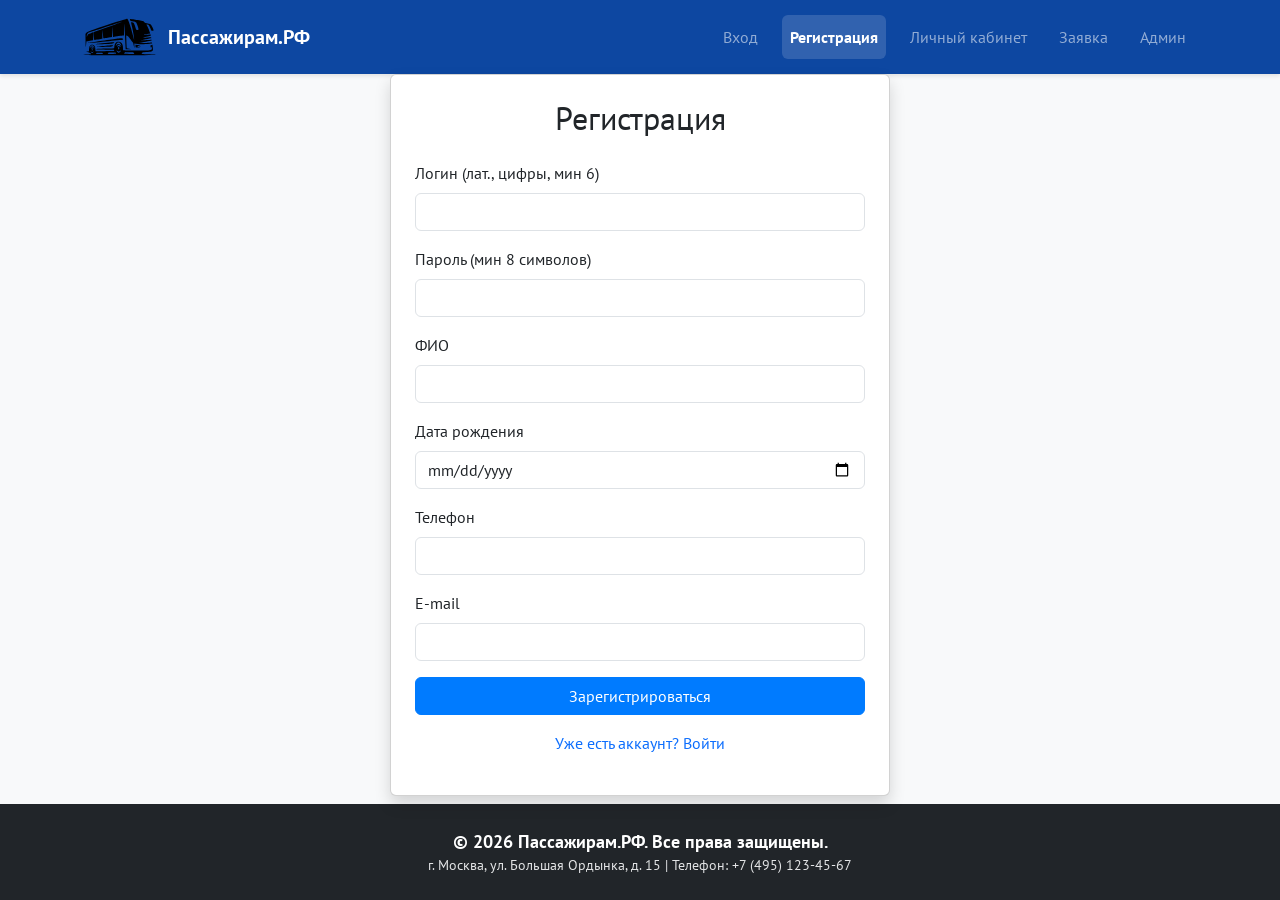
<file: pages/register.html>
<!doctype html>
<html lang="ru">
  <head>
    <meta charset="UTF-8" />
    <meta name="viewport" content="width=device-width, initial-scale=1.0" />
    <title>Регистрация — Пассажирам.РФ</title>
    <link
      href="https://cdn.jsdelivr.net/npm/bootstrap@5.3.0-alpha1/dist/css/bootstrap.min.css"
      rel="stylesheet"
    />
    <link
      href="https://fonts.googleapis.com/css2?family=PT+Sans:ital,wght@0,400;0,700;1,400&display=swap"
      rel="stylesheet"
    />
    <link rel="stylesheet" href="../style/style.css" />
  </head>
  <body>
    <nav class="navbar navbar-expand-lg navbar-dark bg-primary">
      <div class="container">
        <a class="navbar-brand" href="../../index.html">
          <img src="../../assets/img/logo.svg" alt="логотип" />
          Пассажирам.РФ
        </a>
        <button
          class="navbar-toggler"
          type="button"
          data-bs-toggle="collapse"
          data-bs-target="#navbarNav"
        >
          <span class="navbar-toggler-icon"></span>
        </button>
        <div class="collapse navbar-collapse" id="navbarNav">
          <ul class="navbar-nav ms-auto">
            <li class="nav-item">
              <a class="nav-link" href="login.html">Вход</a>
            </li>
            <li class="nav-item">
              <a class="nav-link active" href="register.html">Регистрация</a>
            </li>
            <li class="nav-item">
              <a class="nav-link" href="profile.html">Личный кабинет</a>
            </li>
            <li class="nav-item">
              <a class="nav-link" href="application.html">Заявка</a>
            </li>
            <li class="nav-item">
              <a class="nav-link" href="admin.html">Админ</a>
            </li>
          </ul>
        </div>
      </div>
    </nav>

    <div
      class="container d-flex justify-content-center align-items-center"
      style="min-height: 70vh"
    >
      <div class="card p-4 shadow" style="max-width: 500px; width: 100%">
        <h2 class="text-center mb-4">Регистрация</h2>
        <form id="registerForm">
          <div class="mb-3">
            <label for="regLogin" class="form-label"
              >Логин (лат., цифры, мин 6)</label
            >
            <input type="text" class="form-control" id="regLogin" required />
            <div
              id="regLoginError"
              class="text-danger small mt-1"
              style="display: none"
            >
              Логин должен быть от 6 символов, только латиница и цифры
            </div>
          </div>
          <div class="mb-3">
            <label for="regPassword" class="form-label"
              >Пароль (мин 8 символов)</label
            >
            <input
              type="password"
              class="form-control"
              id="regPassword"
              required
            />
            <div
              id="regPasswordError"
              class="text-danger small mt-1"
              style="display: none"
            >
              Пароль должен быть не менее 8 символов
            </div>
          </div>
          <div class="mb-3">
            <label for="fullName" class="form-label">ФИО</label>
            <input type="text" class="form-control" id="fullName" required />
          </div>
          <div class="mb-3">
            <label for="birthDate" class="form-label">Дата рождения</label>
            <input type="date" class="form-control" id="birthDate" required />
          </div>
          <div class="mb-3">
            <label for="phone" class="form-label">Телефон</label>
            <input type="tel" class="form-control" id="phone" required />
          </div>
          <div class="mb-3">
            <label for="email" class="form-label">E-mail</label>
            <input type="email" class="form-control" id="email" required />
            <div
              id="regEmailError"
              class="text-danger small mt-1"
              style="display: none"
            >
              Введите корректный email
            </div>
          </div>
          <button type="submit" class="btn btn-primary w-100">
            Зарегистрироваться
          </button>
        </form>
        <p class="text-center mt-3">
          <a href="login.html" class="text-decoration-none"
            >Уже есть аккаунт? Войти</a
          >
        </p>
      </div>
    </div>

    <footer class="bg-dark text-white text-center py-4">
      <div class="container">
        <p class="mb-0 footer-text">
          &copy; 2026 Пассажирам.РФ. Все права защищены.
        </p>
        <p class="mb-0 footer-small">
          г. Москва, ул. Большая Ордынка, д. 15 | Телефон: +7 (495) 123-45-67
        </p>
      </div>
    </footer>

    <script src="https://cdn.jsdelivr.net/npm/bootstrap@5.3.0-alpha1/dist/js/bootstrap.bundle.min.js"></script>
    <script src="../js/main.js"></script>
  </body>
</html>
</file>
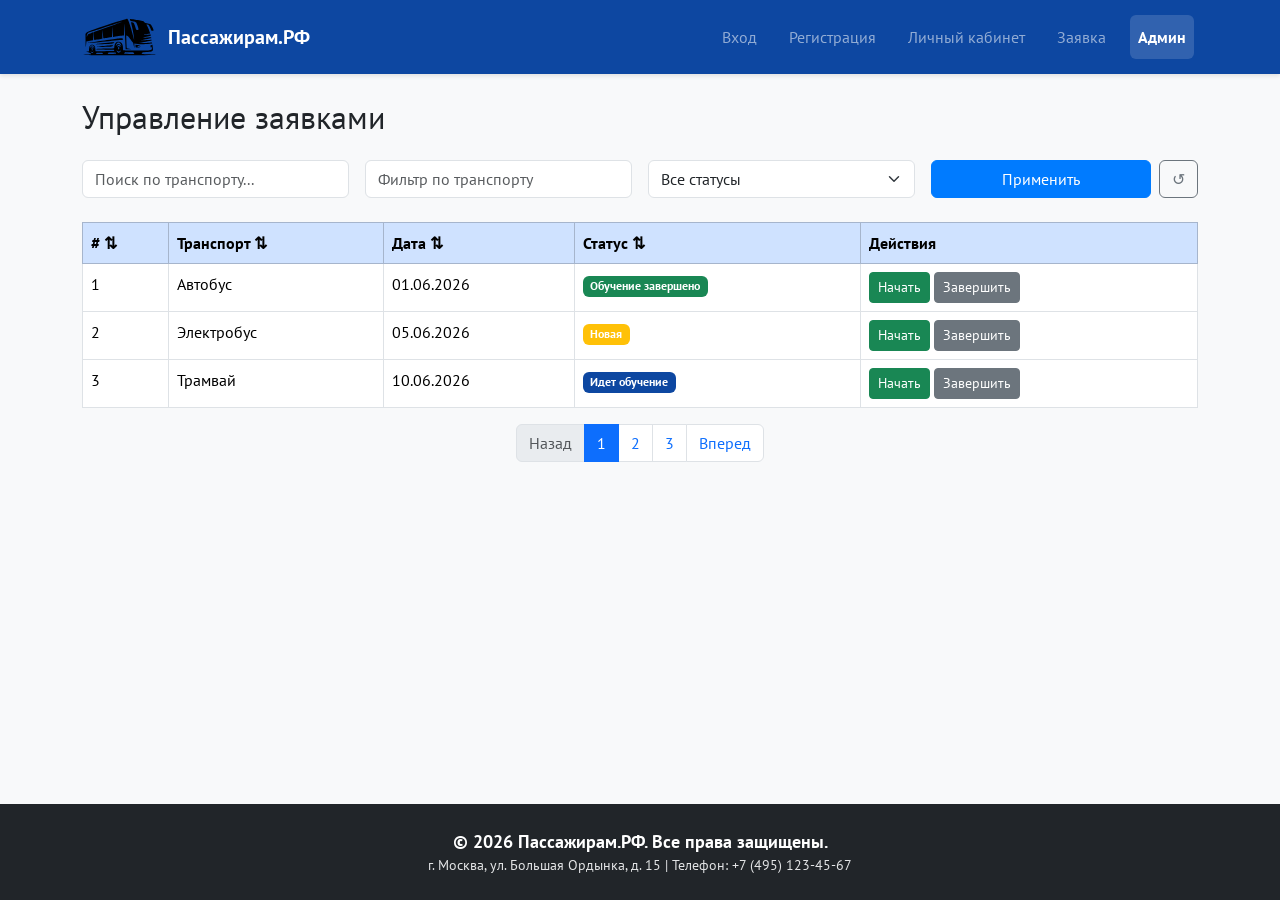
<file: assets/pages/admin.html>
<!doctype html>
<html lang="ru">
  <head>
    <meta charset="UTF-8" />
    <meta name="viewport" content="width=device-width, initial-scale=1.0" />
    <title>Админ-панель — Пассажирам.РФ</title>
    <link
      href="https://cdn.jsdelivr.net/npm/bootstrap@5.3.0-alpha1/dist/css/bootstrap.min.css"
      rel="stylesheet"
    />
    <link rel="stylesheet" href="../style/style.css" />
  </head>
  <body>
    <nav class="navbar navbar-expand-lg navbar-dark bg-primary">
      <div class="container">
        <a class="navbar-brand" href="../../index.html">
          <img src="../../assets/img/logo.svg" alt="логотип" />
          Пассажирам.РФ
        </a>
        <button
          class="navbar-toggler"
          type="button"
          data-bs-toggle="collapse"
          data-bs-target="#navbarNav"
        >
          <span class="navbar-toggler-icon"></span>
        </button>
        <div class="collapse navbar-collapse" id="navbarNav">
          <ul class="navbar-nav ms-auto">
            <li class="nav-item">
              <a class="nav-link" href="login.html">Вход</a>
            </li>
            <li class="nav-item">
              <a class="nav-link" href="register.html">Регистрация</a>
            </li>
            <li class="nav-item">
              <a class="nav-link" href="profile.html">Личный кабинет</a>
            </li>
            <li class="nav-item">
              <a class="nav-link" href="application.html">Заявка</a>
            </li>
            <li class="nav-item">
              <a class="nav-link active" href="admin.html">Админ</a>
            </li>
          </ul>
        </div>
      </div>
    </nav>

    <div class="container my-4">
      <h2 class="mb-4">Управление заявками</h2>

      <div class="row g-3 mb-4">
        <div class="col-md-3">
          <input
            type="text"
            class="form-control"
            placeholder="Поиск по транспорту..."
            id="searchInput"
            onkeyup="searchApplications()"
          />
        </div>
        <div class="col-md-3">
          <input
            type="text"
            class="form-control"
            placeholder="Фильтр по транспорту"
            id="filterTransport"
          />
        </div>
        <div class="col-md-3">
          <select class="form-select" id="filterStatus">
            <option value="">Все статусы</option>
            <option value="Новая">Новая</option>
            <option value="Идет обучение">Идет обучение</option>
            <option value="Обучение завершено">Обучение завершено</option>
          </select>
        </div>
        <div class="col-md-3 d-flex gap-2">
          <button class="btn btn-primary flex-grow-1" onclick="applyFilters()">
            Применить
          </button>
          <button
            class="btn btn-outline-secondary"
            onclick="resetFilters()"
            title="Сбросить фильтры"
          >
            ↺
          </button>
        </div>
      </div>

      <div class="table-responsive">
        <table class="table table-bordered table-hover" id="adminTable">
          <thead class="table-primary">
            <tr>
              <th onclick="sortTable(0)" style="cursor: pointer">
                # <span class="sort-icon">⇅</span>
              </th>
              <th onclick="sortTable(1)" style="cursor: pointer">
                Транспорт <span class="sort-icon">⇅</span>
              </th>
              <th onclick="sortTable(2)" style="cursor: pointer">
                Дата <span class="sort-icon">⇅</span>
              </th>
              <th onclick="sortTable(3)" style="cursor: pointer">
                Статус <span class="sort-icon">⇅</span>
              </th>
              <th>Действия</th>
            </tr>
          </thead>
          <tbody id="tableBody">
            <!-- Заявки будут вставляться через JS -->
          </tbody>
        </table>
      </div>

      <nav aria-label="Page navigation">
        <ul class="pagination justify-content-center" id="paginationControls">
          <li class="page-item" id="prevPage">
            <a class="page-link" href="#" onclick="changePage(currentPage - 1)"
              >Назад</a
            >
          </li>
          <li class="page-item" id="page1">
            <a class="page-link" href="#" onclick="changePage(1)">1</a>
          </li>
          <li class="page-item" id="page2">
            <a class="page-link" href="#" onclick="changePage(2)">2</a>
          </li>
          <li class="page-item" id="page3">
            <a class="page-link" href="#" onclick="changePage(3)">3</a>
          </li>
          <li class="page-item" id="nextPage">
            <a class="page-link" href="#" onclick="changePage(currentPage + 1)"
              >Вперед</a
            >
          </li>
        </ul>
      </nav>
    </div>

    <footer class="bg-dark text-white text-center py-4">
      <div class="container">
        <p class="mb-0 footer-text">
          &copy; 2026 Пассажирам.РФ. Все права защищены.
        </p>
        <p class="mb-0 footer-small">
          г. Москва, ул. Большая Ордынка, д. 15 | Телефон: +7 (495) 123-45-67
        </p>
      </div>
    </footer>

    <script src="https://cdn.jsdelivr.net/npm/bootstrap@5.3.0-alpha1/dist/js/bootstrap.bundle.min.js"></script>
    <script src="../js/main.js"></script>
  </body>
</html>
</file>
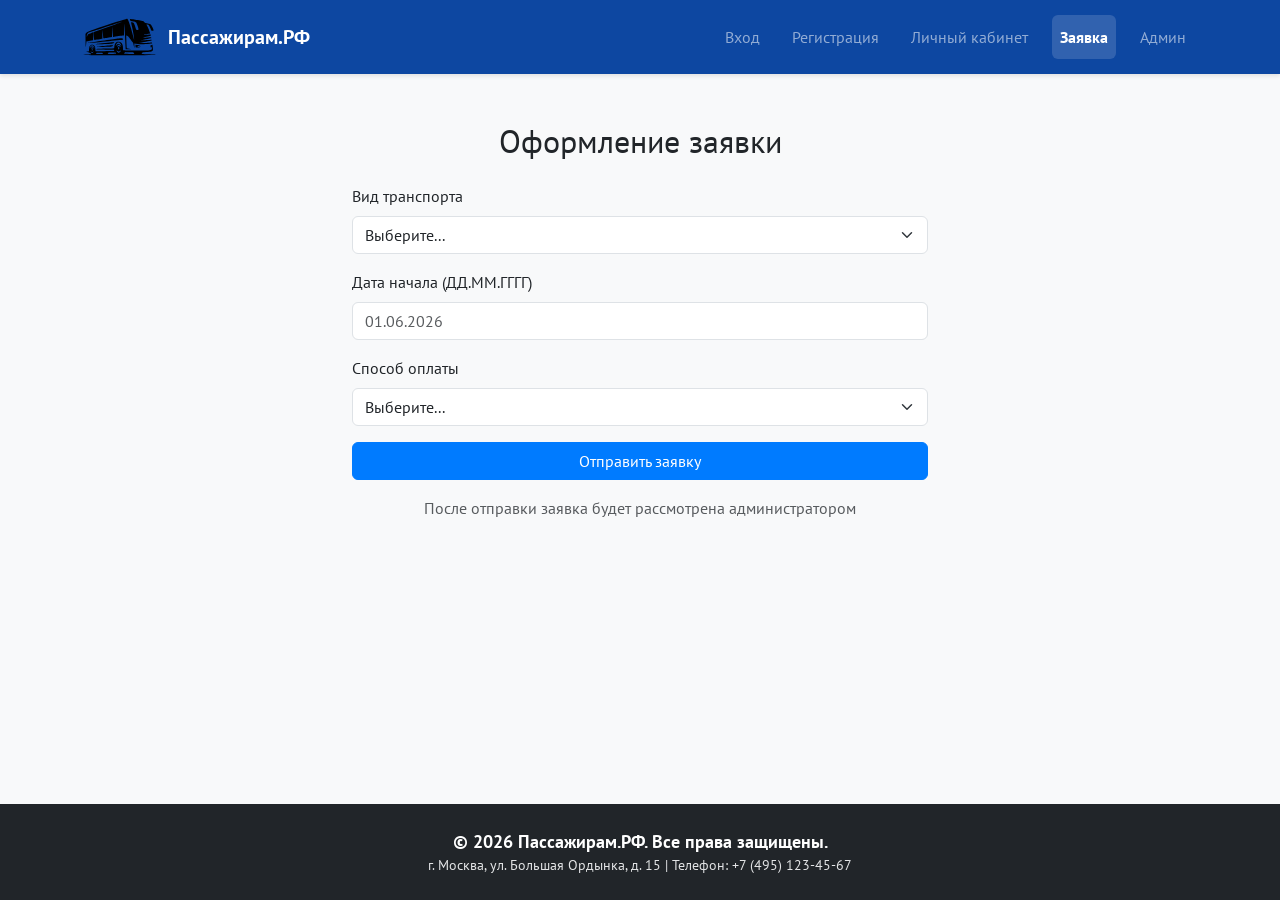
<file: assets/pages/application.html>
<!doctype html>
<html lang="ru">
  <head>
    <meta charset="UTF-8" />
    <meta name="viewport" content="width=device-width, initial-scale=1.0" />
    <title>Оформление заявки — Пассажирам.РФ</title>
    <link
      href="https://cdn.jsdelivr.net/npm/bootstrap@5.3.0-alpha1/dist/css/bootstrap.min.css"
      rel="stylesheet"
    />
    <link rel="stylesheet" href="../style/style.css" />
  </head>
  <body>
    <nav class="navbar navbar-expand-lg navbar-dark bg-primary">
      <div class="container">
        <a class="navbar-brand" href="../../index.html">
          <img src="../../assets/img/logo.svg" alt="логотип" />
          Пассажирам.РФ
        </a>
        <button
          class="navbar-toggler"
          type="button"
          data-bs-toggle="collapse"
          data-bs-target="#navbarNav"
        >
          <span class="navbar-toggler-icon"></span>
        </button>
        <div class="collapse navbar-collapse" id="navbarNav">
          <ul class="navbar-nav ms-auto">
            <li class="nav-item">
              <a class="nav-link" href="login.html">Вход</a>
            </li>
            <li class="nav-item">
              <a class="nav-link" href="register.html">Регистрация</a>
            </li>
            <li class="nav-item">
              <a class="nav-link" href="profile.html">Личный кабинет</a>
            </li>
            <li class="nav-item">
              <a class="nav-link active" href="application.html">Заявка</a>
            </li>
            <li class="nav-item">
              <a class="nav-link" href="admin.html">Админ</a>
            </li>
          </ul>
        </div>
      </div>
    </nav>

    <div class="container my-5" style="max-width: 600px">
      <h2 class="text-center mb-4">Оформление заявки</h2>
      <form id="applicationForm">
        <div class="mb-3">
          <label for="transport" class="form-label">Вид транспорта</label>
          <select class="form-select" id="transport" required>
            <option value="">Выберите...</option>
            <option>Автобус</option>
            <option>Электробус</option>
            <option>Трамвай</option>
          </select>
        </div>
        <div class="mb-3">
          <label for="startDate" class="form-label"
            >Дата начала (ДД.ММ.ГГГГ)</label
          >
          <input
            type="text"
            class="form-control"
            id="startDate"
            placeholder="01.06.2026"
            required
          />
        </div>
        <div class="mb-3">
          <label for="payment" class="form-label">Способ оплаты</label>
          <select class="form-select" id="payment" required>
            <option value="">Выберите...</option>
            <option>Предоплата по QR-коду</option>
            <option>Оплата картой МИР</option>
            <option>Постоплата в офисе</option>
          </select>
        </div>
        <button type="submit" class="btn btn-primary w-100">
          Отправить заявку
        </button>
      </form>
      <p class="mt-3 text-center text-muted">
        После отправки заявка будет рассмотрена администратором
      </p>
    </div>

    <footer class="bg-dark text-white text-center py-4">
      <div class="container">
        <p class="mb-0 footer-text">
          &copy; 2026 Пассажирам.РФ. Все права защищены.
        </p>
        <p class="mb-0 footer-small">
          г. Москва, ул. Большая Ордынка, д. 15 | Телефон: +7 (495) 123-45-67
        </p>
      </div>
    </footer>

    <script src="https://cdn.jsdelivr.net/npm/bootstrap@5.3.0-alpha1/dist/js/bootstrap.bundle.min.js"></script>
    <script src="../js/main.js"></script>
  </body>
</html>
</file>
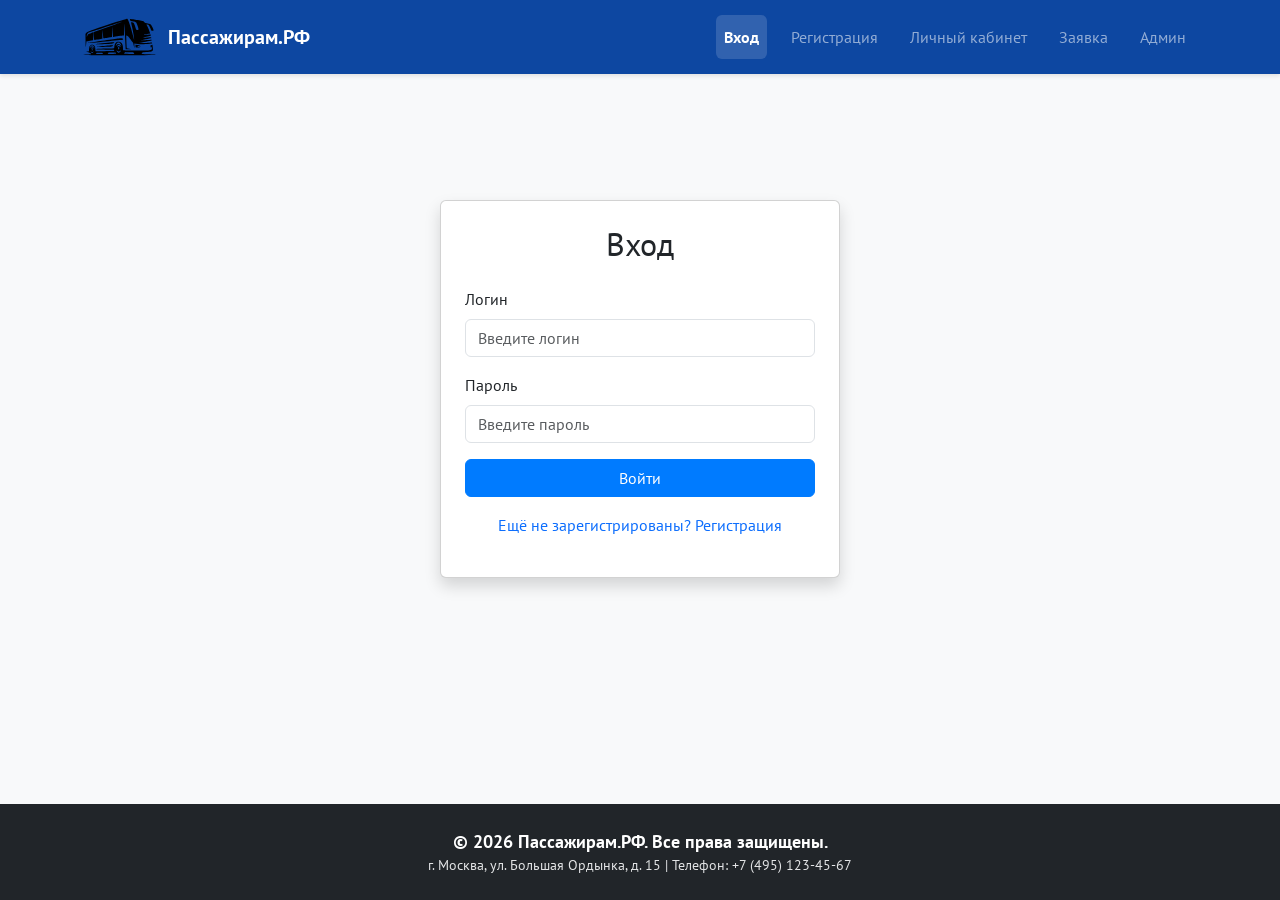
<file: assets/pages/login.html>
<!doctype html>
<html lang="ru">
  <head>
    <meta charset="UTF-8" />
    <meta name="viewport" content="width=device-width, initial-scale=1.0" />
    <title>Вход — Пассажирам.РФ</title>
    <link
      href="https://cdn.jsdelivr.net/npm/bootstrap@5.3.0-alpha1/dist/css/bootstrap.min.css"
      rel="stylesheet"
    />
    <link rel="stylesheet" href="../style/style.css" />
  </head>
  <body>
    <nav class="navbar navbar-expand-lg navbar-dark bg-primary">
      <div class="container">
        <a class="navbar-brand" href="../../index.html">
          <img src="../../assets/img/logo.svg" alt="логотип" />
          Пассажирам.РФ
        </a>
        <button
          class="navbar-toggler"
          type="button"
          data-bs-toggle="collapse"
          data-bs-target="#navbarNav"
        >
          <span class="navbar-toggler-icon"></span>
        </button>
        <div class="collapse navbar-collapse" id="navbarNav">
          <ul class="navbar-nav ms-auto">
            <li class="nav-item">
              <a class="nav-link active" href="login.html">Вход</a>
            </li>
            <li class="nav-item">
              <a class="nav-link" href="register.html">Регистрация</a>
            </li>
            <li class="nav-item">
              <a class="nav-link" href="profile.html">Личный кабинет</a>
            </li>
            <li class="nav-item">
              <a class="nav-link" href="application.html">Заявка</a>
            </li>
            <li class="nav-item">
              <a class="nav-link" href="admin.html">Админ</a>
            </li>
          </ul>
        </div>
      </div>
    </nav>

    <div
      class="container d-flex justify-content-center align-items-center"
      style="min-height: 70vh"
    >
      <div class="card p-4 shadow" style="max-width: 400px; width: 100%">
        <h2 class="text-center mb-4">Вход</h2>
        <form id="loginForm">
          <div class="mb-3">
            <label for="login" class="form-label">Логин</label>
            <input
              type="text"
              class="form-control"
              id="login"
              placeholder="Введите логин"
              required
            />
            <div
              id="loginError"
              class="text-danger small mt-1"
              style="display: none"
            >
              Неверный логин
            </div>
          </div>
          <div class="mb-3">
            <label for="password" class="form-label">Пароль</label>
            <input
              type="password"
              class="form-control"
              id="password"
              placeholder="Введите пароль"
              required
            />
            <div
              id="passwordError"
              class="text-danger small mt-1"
              style="display: none"
            >
              Неверный пароль
            </div>
          </div>
          <button type="submit" class="btn btn-primary w-100">Войти</button>
        </form>
        <p class="text-center mt-3">
          <a href="register.html" class="text-decoration-none"
            >Ещё не зарегистрированы? Регистрация</a
          >
        </p>
      </div>
    </div>

    <footer class="bg-dark text-white text-center py-4">
      <div class="container">
        <p class="mb-0 footer-text">
          &copy; 2026 Пассажирам.РФ. Все права защищены.
        </p>
        <p class="mb-0 footer-small">
          г. Москва, ул. Большая Ордынка, д. 15 | Телефон: +7 (495) 123-45-67
        </p>
      </div>
    </footer>

    <script src="https://cdn.jsdelivr.net/npm/bootstrap@5.3.0-alpha1/dist/js/bootstrap.bundle.min.js"></script>
    <script src="../js/main.js"></script>
  </body>
</html>
</file>
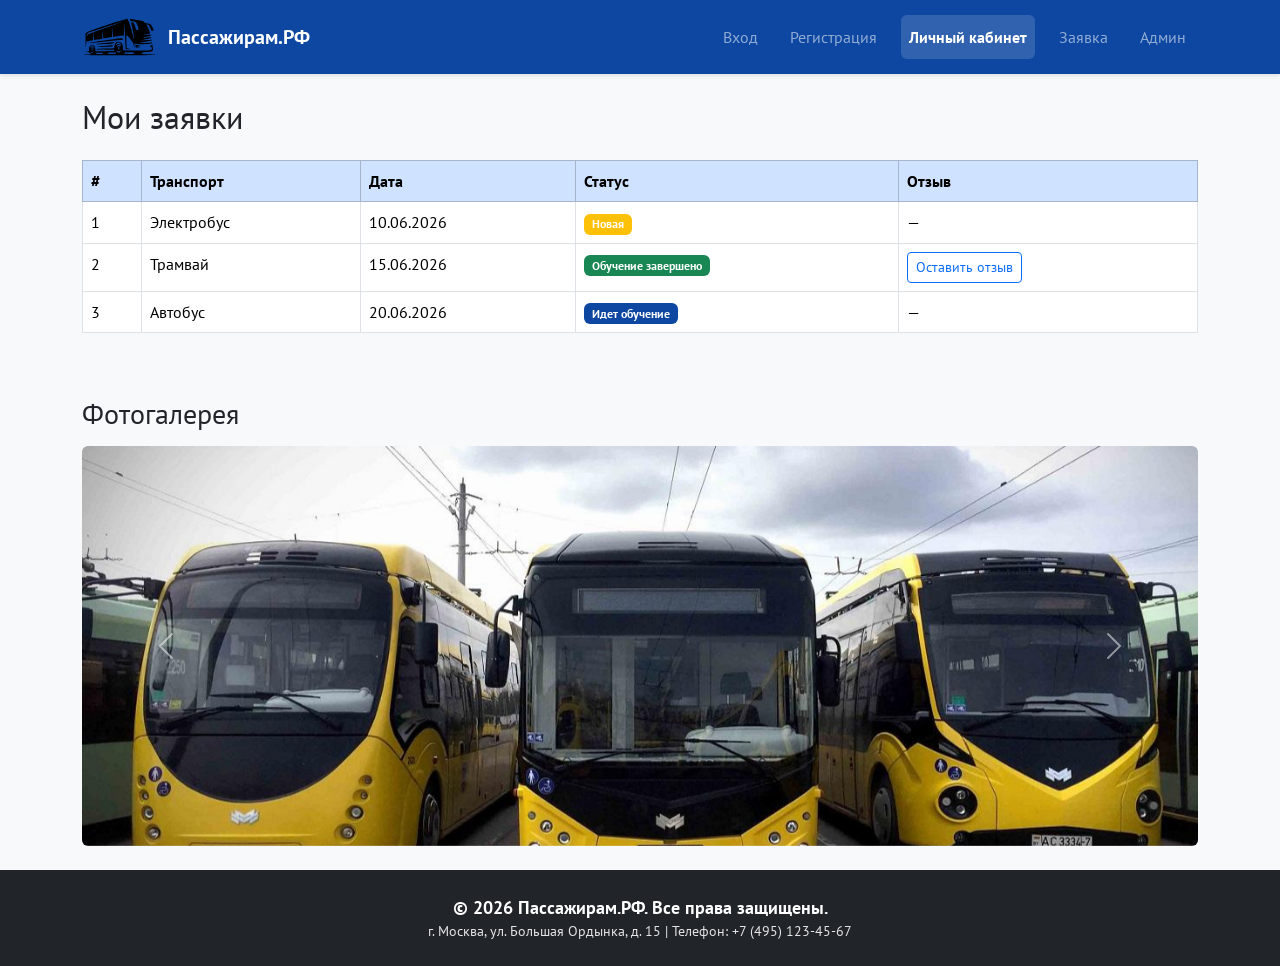
<file: assets/pages/profile.html>
<!doctype html>
<html lang="ru">
  <head>
    <meta charset="UTF-8" />
    <meta name="viewport" content="width=device-width, initial-scale=1.0" />
    <title>Личный кабинет — Пассажирам.РФ</title>
    <link
      href="https://cdn.jsdelivr.net/npm/bootstrap@5.3.0-alpha1/dist/css/bootstrap.min.css"
      rel="stylesheet"
    />
    <link rel="stylesheet" href="../style/style.css" />
  </head>
  <body>
    <nav class="navbar navbar-expand-lg navbar-dark bg-primary">
      <div class="container">
        <a class="navbar-brand" href="../../index.html">
          <img src="../../assets/img/logo.svg" alt="логотип" />
          Пассажирам.РФ
        </a>
        <button
          class="navbar-toggler"
          type="button"
          data-bs-toggle="collapse"
          data-bs-target="#navbarNav"
        >
          <span class="navbar-toggler-icon"></span>
        </button>
        <div class="collapse navbar-collapse" id="navbarNav">
          <ul class="navbar-nav ms-auto">
            <li class="nav-item">
              <a class="nav-link" href="login.html">Вход</a>
            </li>
            <li class="nav-item">
              <a class="nav-link" href="register.html">Регистрация</a>
            </li>
            <li class="nav-item">
              <a class="nav-link active" href="profile.html">Личный кабинет</a>
            </li>
            <li class="nav-item">
              <a class="nav-link" href="application.html">Заявка</a>
            </li>
            <li class="nav-item">
              <a class="nav-link" href="admin.html">Админ</a>
            </li>
          </ul>
        </div>
      </div>
    </nav>

    <div class="container my-4">
      <h2 class="mb-4">Мои заявки</h2>

      <div class="table-responsive">
        <table class="table table-bordered table-hover">
          <thead class="table-primary">
            <tr>
              <th>#</th>
              <th>Транспорт</th>
              <th>Дата</th>
              <th>Статус</th>
              <th>Отзыв</th>
            </tr>
          </thead>
          <tbody>
            <tr>
              <td>1</td>
              <td>Электробус</td>
              <td>10.06.2026</td>
              <td><span class="badge bg-warning">Новая</span></td>
              <td>—</td>
            </tr>
            <tr>
              <td>2</td>
              <td>Трамвай</td>
              <td>15.06.2026</td>
              <td><span class="badge bg-success">Обучение завершено</span></td>
              <td>
                <button class="btn btn-sm btn-outline-primary review-btn">
                  Оставить отзыв
                </button>
              </td>
            </tr>
            <tr>
              <td>3</td>
              <td>Автобус</td>
              <td>20.06.2026</td>
              <td><span class="badge bg-primary">Идет обучение</span></td>
              <td>—</td>
            </tr>
          </tbody>
        </table>
      </div>

      <h3 class="mt-5 mb-3">Фотогалерея</h3>
      <div
        id="slider"
        class="carousel slide"
        data-bs-ride="carousel"
        data-bs-interval="3000"
      >
        <div class="carousel-inner rounded">
          <div class="carousel-item active">
            <img
              src="../../assets/img/transport.jpg"
              class="d-block w-100"
              alt="Трамвай"
              style="height: 400px; object-fit: cover"
            />
          </div>
          <div class="carousel-item">
            <img
              src="../../assets/img/transport2.jpg"
              class="d-block w-100"
              alt="Электробус"
              style="height: 400px; object-fit: cover"
            />
          </div>
          <div class="carousel-item">
            <img
              src="../../assets/img/transport3.jpg"
              class="d-block w-100"
              alt="Автобус"
              style="height: 400px; object-fit: cover"
            />
          </div>
          <div class="carousel-item">
            <img
              src="../../assets/img/transport4.jpg"
              class="d-block w-100"
              alt="Логотип"
              style="height: 400px; object-fit: contain; background: #f8f9fa"
            />
          </div>
        </div>
        <button
          class="carousel-control-prev"
          type="button"
          data-bs-target="#slider"
          data-bs-slide="prev"
        >
          <span class="carousel-control-prev-icon"></span>
        </button>
        <button
          class="carousel-control-next"
          type="button"
          data-bs-target="#slider"
          data-bs-slide="next"
        >
          <span class="carousel-control-next-icon"></span>
        </button>
      </div>
    </div>

    <footer class="bg-dark text-white text-center py-4">
      <div class="container">
        <p class="mb-0 footer-text">
          &copy; 2026 Пассажирам.РФ. Все права защищены.
        </p>
        <p class="mb-0 footer-small">
          г. Москва, ул. Большая Ордынка, д. 15 | Телефон: +7 (495) 123-45-67
        </p>
      </div>
    </footer>

    <script src="https://cdn.jsdelivr.net/npm/bootstrap@5.3.0-alpha1/dist/js/bootstrap.bundle.min.js"></script>
    <script src="../js/main.js"></script>
  </body>
</html>
</file>
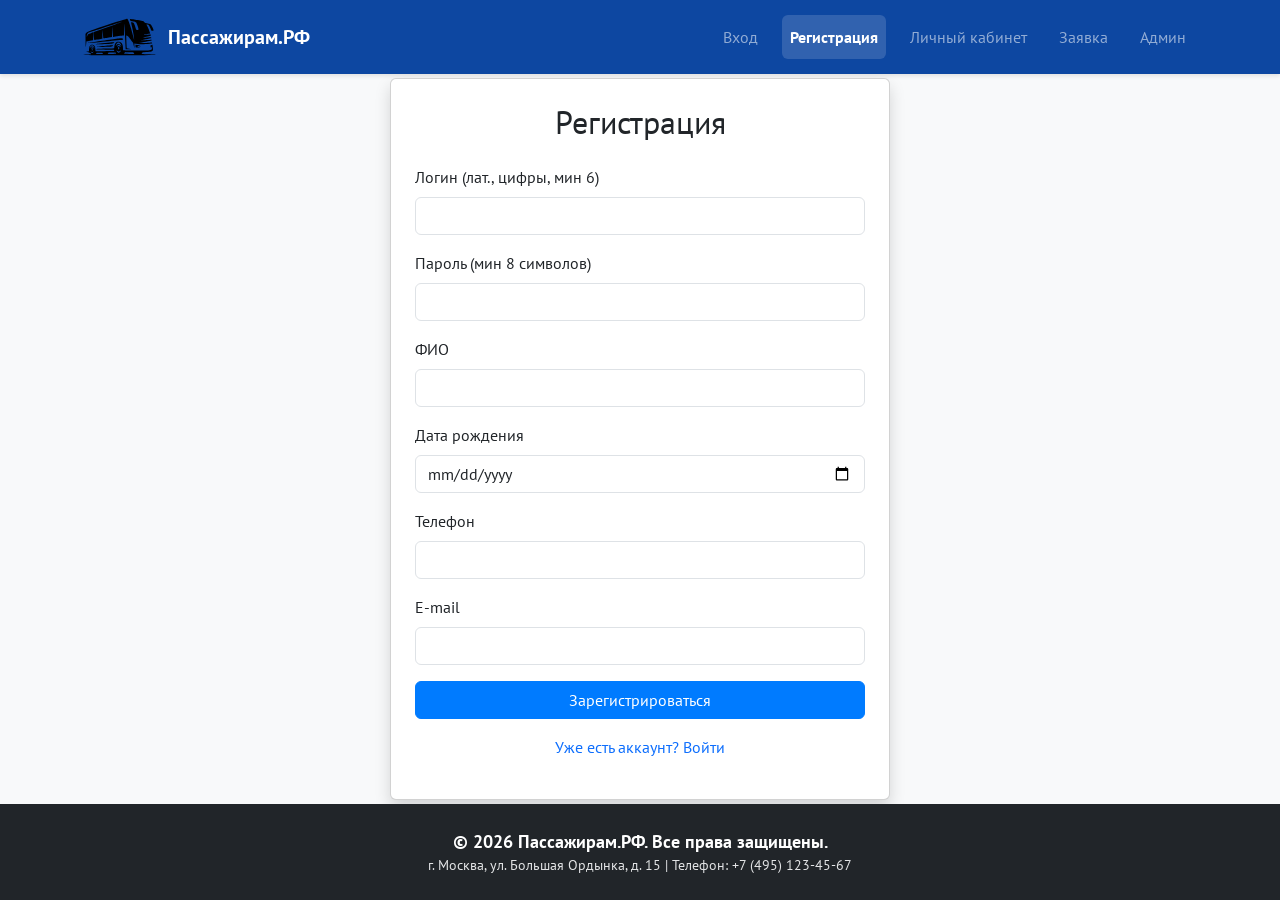
<file: assets/pages/register.html>
<!doctype html>
<html lang="ru">
  <head>
    <meta charset="UTF-8" />
    <meta name="viewport" content="width=device-width, initial-scale=1.0" />
    <title>Регистрация — Пассажирам.РФ</title>
    <link
      href="https://cdn.jsdelivr.net/npm/bootstrap@5.3.0-alpha1/dist/css/bootstrap.min.css"
      rel="stylesheet"
    />
    <link rel="stylesheet" href="../style/style.css" />
  </head>
  <body>
    <nav class="navbar navbar-expand-lg navbar-dark bg-primary">
      <div class="container">
        <a class="navbar-brand" href="../../index.html">
          <img src="../../assets/img/logo.svg" alt="логотип" />
          Пассажирам.РФ
        </a>
        <button
          class="navbar-toggler"
          type="button"
          data-bs-toggle="collapse"
          data-bs-target="#navbarNav"
        >
          <span class="navbar-toggler-icon"></span>
        </button>
        <div class="collapse navbar-collapse" id="navbarNav">
          <ul class="navbar-nav ms-auto">
            <li class="nav-item">
              <a class="nav-link" href="login.html">Вход</a>
            </li>
            <li class="nav-item">
              <a class="nav-link active" href="register.html">Регистрация</a>
            </li>
            <li class="nav-item">
              <a class="nav-link" href="profile.html">Личный кабинет</a>
            </li>
            <li class="nav-item">
              <a class="nav-link" href="application.html">Заявка</a>
            </li>
            <li class="nav-item">
              <a class="nav-link" href="admin.html">Админ</a>
            </li>
          </ul>
        </div>
      </div>
    </nav>

    <div class="container register-container">
      <div class="card p-4 shadow register-card">
        <h2 class="text-center mb-4">Регистрация</h2>
        <form id="registerForm">
          <div class="mb-3">
            <label for="regLogin" class="form-label"
              >Логин (лат., цифры, мин 6)</label
            >
            <input type="text" class="form-control" id="regLogin" required />
            <div
              id="regLoginError"
              class="text-danger small mt-1"
              style="display: none"
            >
              Логин должен быть от 6 символов, только латиница и цифры
            </div>
          </div>
          <div class="mb-3">
            <label for="regPassword" class="form-label"
              >Пароль (мин 8 символов)</label
            >
            <input
              type="password"
              class="form-control"
              id="regPassword"
              required
            />
            <div
              id="regPasswordError"
              class="text-danger small mt-1"
              style="display: none"
            >
              Пароль должен быть не менее 8 символов
            </div>
          </div>
          <div class="mb-3">
            <label for="fullName" class="form-label">ФИО</label>
            <input type="text" class="form-control" id="fullName" required />
          </div>
          <div class="mb-3">
            <label for="birthDate" class="form-label">Дата рождения</label>
            <input type="date" class="form-control" id="birthDate" required />
          </div>
          <div class="mb-3">
            <label for="phone" class="form-label">Телефон</label>
            <input type="tel" class="form-control" id="phone" required />
          </div>
          <div class="mb-3">
            <label for="email" class="form-label">E-mail</label>
            <input type="email" class="form-control" id="email" required />
            <div
              id="regEmailError"
              class="text-danger small mt-1"
              style="display: none"
            >
              Введите корректный email
            </div>
          </div>
          <button type="submit" class="btn btn-primary w-100">
            Зарегистрироваться
          </button>
        </form>
        <p class="text-center mt-3">
          <a href="login.html" class="text-decoration-none"
            >Уже есть аккаунт? Войти</a
          >
        </p>
      </div>
    </div>

    <footer class="bg-dark text-white text-center py-4">
      <div class="container">
        <p class="mb-0 footer-text">
          &copy; 2026 Пассажирам.РФ. Все права защищены.
        </p>
        <p class="mb-0 footer-small">
          г. Москва, ул. Большая Ордынка, д. 15 | Телефон: +7 (495) 123-45-67
        </p>
      </div>
    </footer>

    <script src="https://cdn.jsdelivr.net/npm/bootstrap@5.3.0-alpha1/dist/js/bootstrap.bundle.min.js"></script>
    <script src="../js/main.js"></script>
  </body>
</html>
</file>
<file: assets/style/style.css>
@import url("https://fonts.googleapis.com/css2?family=PT+Sans:ital,wght@0,400;0,700;1,400&display=swap");

* {
  margin: 0;
  padding: 0;
  box-sizing: border-box;
}

html,
body {
  height: 100%;
}

body {
  font-family: "PT Sans", sans-serif;
  background-color: #f8f9fa;
  color: #212529;
  display: flex;
  flex-direction: column;
  min-height: 100vh;
}

footer {
  margin-top: auto;
  background-color: #212529;
}

.footer-text {
  font-size: 18px;
  font-weight: 700;
  color: #fff;
}

.footer-small {
  font-size: 14px;
  color: #f8f9fa;
  opacity: 0.9;
}

.bg-primary {
  background-color: #0d47a1 !important;
}

.btn-primary {
  background-color: #007bff;
  border-color: #007bff;
  transition: all 0.3s ease;
}

.btn-primary:hover {
  background-color: #0d47a1;
  border-color: #0d47a1;
  transform: translateY(-2px);
  box-shadow: 0 4px 12px rgba(0, 123, 255, 0.3);
}

.btn-primary:active {
  transform: translateY(0);
}

.navbar-brand {
  display: flex;
  align-items: center;
  gap: 10px;
  font-size: 1.25rem;
  font-weight: 700;
  color: #fff !important;
}

.navbar-brand img {
  height: 40px;
  width: auto;
  max-width: 120px;
  object-fit: contain;
}

.navbar {
  padding: 0.75rem 0;
  box-shadow: 0 2px 4px rgba(0, 0, 0, 0.1);
}

.navbar-nav {
  gap: 8px;
}

.navbar-nav .nav-item {
  margin: 0 4px;
}

.navbar-nav .nav-link {
  font-size: 16px;
  padding: 0.6rem 1.2rem;
  transition: all 0.3s ease;
  border-radius: 6px;
}

.navbar-nav .nav-link:hover {
  opacity: 0.8;
  background-color: rgba(255, 255, 255, 0.1);
  transform: translateY(-1px);
}

.navbar-nav .nav-link.active {
  background-color: rgba(255, 255, 255, 0.15);
  font-weight: 700;
}

header.bg-light {
  padding: 4rem 0;
  border-bottom: 3px solid #007bff;
  animation: fadeIn 0.8s ease;
}

header h1 {
  font-size: 36px;
  font-weight: 700;
}

header .lead {
  font-size: 1.25rem;
}

header .btn-primary {
  font-weight: 700;
  padding: 0.75rem 2.5rem;
  animation: pulse 2s infinite;
}

.transport-img {
  width: 100%;
  max-width: 320px;
  height: 220px;
  object-fit: cover;
  border: 2px solid #dee2e6;
  border-radius: 8px;
  transition: all 0.3s ease;
}

.transport-img:hover {
  transform: scale(1.03) rotate(1deg);
  box-shadow: 0 4px 12px rgba(0, 0, 0, 0.15);
}

.transport-img + h5 {
  font-weight: 700;
  font-size: 18px;
}

@keyframes fadeIn {
  from {
    opacity: 0;
    transform: translateY(-20px);
  }
  to {
    opacity: 1;
    transform: translateY(0);
  }
}

@keyframes pulse {
  0%,
  100% {
    box-shadow: 0 0 0 0 rgba(0, 123, 255, 0.4);
  }
  50% {
    box-shadow: 0 0 0 15px rgba(0, 123, 255, 0);
  }
}

@keyframes slideIn {
  from {
    opacity: 0;
    transform: translateX(-30px);
  }
  to {
    opacity: 1;
    transform: translateX(0);
  }
}

.table tbody tr {
  transition: all 0.3s ease;
  animation: slideIn 0.5s ease;
}

.table tbody tr:hover {
  background-color: #f0f8ff;
  transform: scale(1.01);
}

.modal-content {
  animation: fadeIn 0.3s ease;
}

.card-hover {
  transition: all 0.3s ease;
}

.card-hover:hover {
  transform: translateY(-5px);
  box-shadow: 0 8px 25px rgba(0, 0, 0, 0.1);
}

.rating-option {
  display: inline-flex;
  align-items: center;
  padding: 6px 10px;
  border: 2px solid transparent;
  border-radius: 8px;
  cursor: pointer;
  transition: all 0.3s ease;
  opacity: 0.5;
  background: #f8f9fa;
}

.rating-option:hover {
  opacity: 0.8;
  border-color: #007bff;
  background: #e3f2fd;
}

.rating-option[style*="opacity: 1"] {
  border-color: #007bff;
  background: #e3f2fd;
}

.star-img {
  width: 24px;
  height: 24px;
  object-fit: contain;
}

.star-icon {
  width: 20px;
  height: 20px;
  object-fit: contain;
}

/* ===== РЕГИСТРАЦИЯ ===== */
.register-container {
  display: flex;
  justify-content: center;
  align-items: center;
  min-height: 70vh;
  padding: 20px;
  width: 100%;
  max-width: 100%;
  overflow: hidden;
}

.register-card {
  max-width: 500px;
  width: 100%;
  animation: fadeIn 0.5s ease;
  margin: 0 auto;
}

/* ===== КАРТОЧКИ ПРЕИМУЩЕСТВ ===== */
.advantage-img {
  width: 100%;
  height: 200px;
  object-fit: cover;
  border-radius: 12px;
  transition: all 0.4s ease;
  display: block;
  margin: 0 auto;
}

.card-hover {
  transition: all 0.4s ease;
  border-radius: 16px;
  cursor: default;
}

.card-hover:hover {
  transform: translateY(-8px);
  box-shadow: 0 16px 48px rgba(0, 0, 0, 0.1) !important;
}

.card-hover:hover .advantage-img {
  transform: scale(1.03);
  box-shadow: 0 8px 25px rgba(0, 0, 0, 0.15);
}

/* ===== ОТЗЫВЫ ===== */
.review-card {
  border-radius: 16px;
  transition: all 0.5s ease;
  opacity: 0;
  transform: translateY(30px);
  animation: reviewFadeIn 0.8s ease forwards;
}

.review-card-1 {
  animation-delay: 0.1s;
}
.review-card-2 {
  animation-delay: 0.3s;
}
.review-card-3 {
  animation-delay: 0.5s;
}

@keyframes reviewFadeIn {
  from {
    opacity: 0;
    transform: translateY(30px) scale(0.95);
  }
  to {
    opacity: 1;
    transform: translateY(0) scale(1);
  }
}

.review-card:hover {
  transform: translateY(-5px) scale(1.01);
  box-shadow: 0 12px 40px rgba(0, 0, 0, 0.08) !important;
}

.review-star {
  width: 20px;
  height: 20px;
  object-fit: contain;
}

/* ===== КОНТАКТЫ ===== */
.contact-section {
  background: linear-gradient(135deg, #007bff 0%, #0d47a1 100%);
  transition: all 0.3s ease;
}

.contact-section h3 {
  font-size: 28px;
  color: #ffffff;
}

.contact-section p {
  font-size: 16px;
  color: #ffffff;
  opacity: 0.95;
}

/* ===== АДАПТИВ ===== */
@media (max-width: 992px) {
  header h1 {
    font-size: 32px;
  }
  .transport-img {
    max-width: 280px;
    height: 200px;
  }
}

@media (max-width: 768px) {
  header h1 {
    font-size: 28px;
  }
  header.bg-light {
    padding: 2.5rem 0;
  }
  .navbar-brand img {
    height: 30px;
    max-width: 80px;
  }
  .navbar-brand {
    font-size: 1.1rem;
  }
  .transport-img {
    height: 180px;
    max-width: 250px;
  }
  .footer-text {
    font-size: 16px;
  }
  .footer-small {
    font-size: 13px;
  }
  .navbar-nav .nav-link {
    padding: 0.5rem 1rem;
    font-size: 15px;
  }
  .navbar-nav {
    gap: 4px;
  }
  .modal-dialog {
    max-width: 90%;
    margin: 1.75rem auto;
  }
  .rating-option {
    padding: 4px 8px;
    font-size: 13px;
  }
  .star-img {
    width: 18px;
    height: 18px;
  }
  .star-icon {
    width: 16px;
    height: 16px;
  }
  .advantage-img {
    height: 180px;
    max-width: 400px;
  }
  .card-hover {
    max-width: 400px;
    margin: 0 auto;
  }
}

@media (max-width: 576px) {
  .container {
    padding-left: 15px;
    padding-right: 15px;
  }

  header h1 {
    font-size: 22px;
  }
  header .display-4 {
    font-size: 1.8rem;
  }
  h2 {
    font-size: 20px;
  }
  h3 {
    font-size: 16px;
  }

  header.bg-light {
    padding: 2rem 0;
  }
  header .btn-primary {
    padding: 0.5rem 1.5rem;
    font-size: 0.9rem;
  }

  .navbar-brand img {
    height: 25px;
    max-width: 60px;
  }
  .navbar-brand {
    font-size: 1rem;
    gap: 6px;
  }

  .navbar-nav .nav-link {
    padding: 0.4rem 0.8rem;
    font-size: 14px;
  }
  .navbar-nav {
    gap: 2px;
  }
  .navbar-toggler {
    padding: 0.25rem 0.5rem;
    font-size: 0.9rem;
  }

  .transport-img {
    height: 150px;
    max-width: 200px;
  }
  .transport-img + h5 {
    font-size: 16px;
  }

  .footer-text {
    font-size: 14px;
  }
  .footer-small {
    font-size: 11px;
  }

  .table {
    font-size: 13px;
  }
  .table th,
  .table td {
    padding: 0.4rem 0.3rem;
    white-space: nowrap;
  }
  .table .btn-sm {
    font-size: 11px;
    padding: 0.2rem 0.4rem;
  }
  .badge {
    font-size: 11px;
    padding: 0.3rem 0.5rem;
  }

  .form-control,
  .form-select {
    font-size: 14px;
    padding: 0.4rem 0.6rem;
  }
  .form-label {
    font-size: 14px;
  }

  .card {
    margin: 0 5px;
  }
  .card-body {
    padding: 1rem;
  }

  #slider .carousel-item img {
    height: 250px !important;
  }
  .carousel-control-prev,
  .carousel-control-next {
    width: 10%;
  }

  .modal-dialog {
    max-width: 95%;
    margin: 1rem auto;
  }
  .modal-content {
    padding: 0.5rem;
  }
  .modal-header h5 {
    font-size: 16px;
  }
  .modal-body {
    font-size: 14px;
    padding: 0.5rem;
  }
  .modal-footer .btn {
    font-size: 13px;
    padding: 0.3rem 0.8rem;
  }

  .row.mb-4 .col-md-4 {
    margin-bottom: 8px;
  }
  .row.mb-4 .col-md-4:last-child {
    margin-bottom: 0;
  }

  .pagination .page-link {
    font-size: 13px;
    padding: 0.3rem 0.6rem;
  }

  .rating-option {
    padding: 3px 6px;
    font-size: 12px;
  }
  .star-img {
    width: 16px;
    height: 16px;
  }
  .star-icon {
    width: 14px;
    height: 14px;
  }
  .review-star {
    width: 16px;
    height: 16px;
  }

  /* Регистрация */
  .register-container {
    min-height: auto;
    padding: 70px 10px 40px 10px;
    align-items: flex-start;
  }
  .register-card {
    max-width: 100%;
    padding: 1.5rem !important;
    margin: 0;
  }
  .register-card h2 {
    font-size: 22px;
    margin-bottom: 1.5rem !important;
  }
  .register-card .form-label {
    font-size: 14px;
  }
  .register-card .form-control {
    font-size: 14px;
    padding: 0.5rem 0.75rem;
  }
  .register-card .btn {
    font-size: 15px;
    padding: 0.6rem;
  }

  /* Преимущества */
  .advantage-img {
    height: 160px;
    max-width: 100%;
    width: 100%;
  }
  .card-hover {
    max-width: 100%;
    margin: 0 auto;
    padding: 1.5rem !important;
  }
  .card-hover h5 {
    font-size: 17px;
  }
  .card-hover p {
    font-size: 14px;
  }

  /* Отзывы */
  .review-card {
    padding: 1.5rem !important;
  }
  .review-card p {
    font-size: 14px;
  }

  /* Контакты */
  .contact-section h3 {
    font-size: 22px;
  }
  .contact-section p {
    font-size: 14px;
  }
}

@media (max-width: 390px) {
  header h1 {
    font-size: 20px;
  }
  .navbar-brand {
    font-size: 0.9rem;
  }
  .navbar-brand img {
    height: 22px;
    max-width: 50px;
  }
  .transport-img {
    height: 130px;
    max-width: 170px;
  }
  .table {
    font-size: 11px;
  }
  .table th,
  .table td {
    padding: 0.3rem 0.2rem;
  }
  .table .btn-sm {
    font-size: 10px;
    padding: 0.15rem 0.3rem;
  }
  .badge {
    font-size: 10px;
    padding: 0.2rem 0.4rem;
  }
  .modal-dialog {
    max-width: 98%;
    margin: 0.5rem auto;
  }
  #slider .carousel-item img {
    height: 200px !important;
  }

  .register-container {
    padding: 60px 8px 30px 8px;
  }
  .register-card {
    padding: 1rem !important;
  }
  .register-card h2 {
    font-size: 20px;
  }
  .register-card .form-control {
    font-size: 13px;
    padding: 0.4rem 0.6rem;
  }
  .register-card .btn {
    font-size: 14px;
    padding: 0.5rem;
  }

  .advantage-img {
    height: 140px;
  }
}
</file>
<file: style/style.css>
@import url("https://fonts.googleapis.com/css2?family=PT+Sans:ital,wght@0,400;0,700;1,400&display=swap");

* {
  margin: 0;
  padding: 0;
  box-sizing: border-box;
}

html,
body {
  height: 100%;
}

body {
  font-family: "PT Sans", sans-serif;
  background-color: #f8f9fa;
  color: #212529;
  display: flex;
  flex-direction: column;
  min-height: 100vh;
}

footer {
  margin-top: auto;
  background-color: #212529;
}

.footer-text {
  font-size: 18px;
  font-weight: 700;
  color: #fff;
}

.footer-small {
  font-size: 14px;
  color: #f8f9fa;
  opacity: 0.9;
}

.bg-primary {
  background-color: #0d47a1 !important;
}

.btn-primary {
  background-color: #007bff;
  border-color: #007bff;
  transition: all 0.2s ease;
}

.btn-primary:hover {
  background-color: #0d47a1;
  border-color: #0d47a1;
}

.navbar-brand {
  display: flex;
  align-items: center;
  gap: 10px;
  font-size: 1.25rem;
  font-weight: 700;
  color: #fff !important;
}

.navbar-brand img {
  height: 40px;
  width: auto;
  max-width: 120px;
  object-fit: contain;
}

.navbar {
  padding: 0.75rem 0;
  box-shadow: 0 2px 4px rgba(0, 0, 0, 0.1);
}

.navbar-nav {
  gap: 8px;
}

.navbar-nav .nav-item {
  margin: 0 4px;
}

.navbar-nav .nav-link {
  font-size: 16px;
  padding: 0.6rem 1.2rem;
  transition: opacity 0.2s ease;
  border-radius: 6px;
}

.navbar-nav .nav-link:hover {
  opacity: 0.8;
  background-color: rgba(255, 255, 255, 0.1);
}

.navbar-nav .nav-link.active {
  background-color: rgba(255, 255, 255, 0.15);
  font-weight: 700;
}

header.bg-light {
  padding: 4rem 0;
  border-bottom: 3px solid #007bff;
}

header h1 {
  font-size: 36px;
  font-weight: 700;
}

header .lead {
  font-size: 1.25rem;
}

header .btn-primary {
  font-weight: 700;
  padding: 0.75rem 2.5rem;
}

.transport-img {
  width: 100%;
  max-width: 320px;
  height: 220px;
  object-fit: cover;
  border: 2px solid #dee2e6;
  border-radius: 8px;
  transition: transform 0.2s ease;
}

.transport-img:hover {
  transform: scale(1.02);
}

.transport-img + h5 {
  font-weight: 700;
  font-size: 18px;
}

.rating-option {
  display: inline-flex;
  align-items: center;
  padding: 6px 10px;
  border: 2px solid transparent;
  border-radius: 8px;
  cursor: pointer;
  transition: border-color 0.2s ease;
  opacity: 0.5;
  background: #f8f9fa;
}

.rating-option:hover {
  opacity: 0.8;
  border-color: #007bff;
}

.rating-option[style*="opacity: 1"] {
  border-color: #007bff;
  background: #e3f2fd;
}

.star-img {
  width: 24px;
  height: 24px;
  object-fit: contain;
}

.star-icon {
  width: 20px;
  height: 20px;
  object-fit: contain;
}

/* Адаптивность */
@media (max-width: 992px) {
  header h1 {
    font-size: 32px;
  }
  .transport-img {
    max-width: 280px;
    height: 200px;
  }
}

@media (max-width: 768px) {
  header h1 {
    font-size: 28px;
  }
  header.bg-light {
    padding: 2.5rem 0;
  }
  .navbar-brand img {
    height: 30px;
    max-width: 80px;
  }
  .navbar-brand {
    font-size: 1.1rem;
  }
  .transport-img {
    height: 180px;
    max-width: 250px;
  }
  .footer-text {
    font-size: 16px;
  }
  .footer-small {
    font-size: 13px;
  }
  .navbar-nav .nav-link {
    padding: 0.5rem 1rem;
    font-size: 15px;
  }
  .navbar-nav {
    gap: 4px;
  }
  .modal-dialog {
    max-width: 90%;
    margin: 1.75rem auto;
  }
  .rating-option {
    padding: 4px 8px;
    font-size: 13px;
  }
  .star-img {
    width: 18px;
    height: 18px;
  }
  .star-icon {
    width: 16px;
    height: 16px;
  }
}

@media (max-width: 576px) {
  .container {
    padding-left: 15px;
    padding-right: 15px;
  }

  header h1 {
    font-size: 22px;
  }
  h2 {
    font-size: 20px;
  }
  h3 {
    font-size: 16px;
  }

  header.bg-light {
    padding: 2rem 0;
  }
  header .btn-primary {
    padding: 0.5rem 1.5rem;
    font-size: 0.9rem;
  }

  .navbar-brand img {
    height: 25px;
    max-width: 60px;
  }
  .navbar-brand {
    font-size: 1rem;
    gap: 6px;
  }

  .navbar-nav .nav-link {
    padding: 0.4rem 0.8rem;
    font-size: 14px;
  }
  .navbar-nav {
    gap: 2px;
  }
  .navbar-toggler {
    padding: 0.25rem 0.5rem;
    font-size: 0.9rem;
  }

  .transport-img {
    height: 150px;
    max-width: 200px;
  }
  .transport-img + h5 {
    font-size: 16px;
  }

  .footer-text {
    font-size: 14px;
  }
  .footer-small {
    font-size: 11px;
  }

  .table {
    font-size: 13px;
  }
  .table th,
  .table td {
    padding: 0.4rem 0.3rem;
    white-space: nowrap;
  }
  .table .btn-sm {
    font-size: 11px;
    padding: 0.2rem 0.4rem;
  }
  .badge {
    font-size: 11px;
    padding: 0.3rem 0.5rem;
  }

  .form-control,
  .form-select {
    font-size: 14px;
    padding: 0.4rem 0.6rem;
  }
  .form-label {
    font-size: 14px;
  }

  .card {
    margin: 0 5px;
  }
  .card-body {
    padding: 1rem;
  }

  #slider .carousel-item img {
    height: 250px !important;
  }
  .carousel-control-prev,
  .carousel-control-next {
    width: 10%;
  }

  .modal-dialog {
    max-width: 95%;
    margin: 1rem auto;
  }
  .modal-content {
    padding: 0.5rem;
  }
  .modal-header h5 {
    font-size: 16px;
  }
  .modal-body {
    font-size: 14px;
    padding: 0.5rem;
  }
  .modal-footer .btn {
    font-size: 13px;
    padding: 0.3rem 0.8rem;
  }

  .row.mb-4 .col-md-4 {
    margin-bottom: 8px;
  }
  .row.mb-4 .col-md-4:last-child {
    margin-bottom: 0;
  }

  .pagination .page-link {
    font-size: 13px;
    padding: 0.3rem 0.6rem;
  }

  .rating-option {
    padding: 3px 6px;
    font-size: 12px;
  }
  .star-img {
    width: 16px;
    height: 16px;
  }
  .star-icon {
    width: 14px;
    height: 14px;
  }
}

@media (max-width: 390px) {
  header h1 {
    font-size: 20px;
  }
  .navbar-brand {
    font-size: 0.9rem;
  }
  .navbar-brand img {
    height: 22px;
    max-width: 50px;
  }
  .transport-img {
    height: 130px;
    max-width: 170px;
  }
  .table {
    font-size: 11px;
  }
  .table th,
  .table td {
    padding: 0.3rem 0.2rem;
  }
  .table .btn-sm {
    font-size: 10px;
    padding: 0.15rem 0.3rem;
  }
  .badge {
    font-size: 10px;
    padding: 0.2rem 0.4rem;
  }
  .modal-dialog {
    max-width: 98%;
    margin: 0.5rem auto;
  }
  #slider .carousel-item img {
    height: 200px !important;
  }
}

/* ===== РЕГИСТРАЦИЯ - АДАПТИВ ===== */

.register-container {
  min-height: 70vh;
  padding-top: 20px;
  padding-bottom: 20px;
}

.register-card {
  max-width: 500px;
  width: 100%;
  animation: fadeInUp 0.5s ease;
}

/* Лёгкие анимации */
@keyframes fadeInUp {
  from {
    opacity: 0;
    transform: translateY(20px);
  }
  to {
    opacity: 1;
    transform: translateY(0);
  }
}

/* Анимация для карточек */
.card {
  transition:
    transform 0.2s ease,
    box-shadow 0.2s ease;
}

.card:hover {
  transform: translateY(-3px);
  box-shadow: 0 8px 25px rgba(0, 0, 0, 0.08);
}

/* Анимация для кнопок */
.btn {
  transition: all 0.2s ease;
}

.btn:hover {
  transform: scale(1.02);
}

.btn:active {
  transform: scale(0.97);
}

/* Анимация для инпутов */
.form-control,
.form-select {
  transition:
    border-color 0.2s ease,
    box-shadow 0.2s ease;
}

.form-control:focus,
.form-select:focus {
  border-color: #007bff;
  box-shadow: 0 0 0 3px rgba(0, 123, 255, 0.12);
}

/* Анимация для ссылок */
a {
  transition: color 0.2s ease;
}

/* Анимация для бейджей */
.badge {
  transition: transform 0.2s ease;
}

.badge:hover {
  transform: scale(1.05);
}

/* Анимация для строк таблицы */
.table tbody tr {
  transition: background-color 0.2s ease;
}

/* Адаптив для регистрации */
@media (max-width: 576px) {
  .register-container {
    min-height: auto;
    padding-top: 60px;
    padding-bottom: 60px;
  }

  .register-card {
    max-width: 100%;
    margin: 0 10px;
    padding: 1.5rem !important;
  }

  .register-card h2 {
    font-size: 22px;
    margin-bottom: 1.5rem !important;
  }

  .register-card .form-label {
    font-size: 14px;
  }

  .register-card .form-control {
    font-size: 14px;
    padding: 0.5rem 0.75rem;
  }

  .register-card .btn {
    font-size: 15px;
    padding: 0.6rem;
  }
}

@media (max-width: 390px) {
  .register-container {
    padding-top: 50px;
    padding-bottom: 50px;
  }

  .register-card {
    padding: 1rem !important;
  }

  .register-card h2 {
    font-size: 20px;
  }

  .register-card .form-control {
    font-size: 13px;
    padding: 0.4rem 0.6rem;
  }

  .register-card .btn {
    font-size: 14px;
    padding: 0.5rem;
  }
}
</file>
